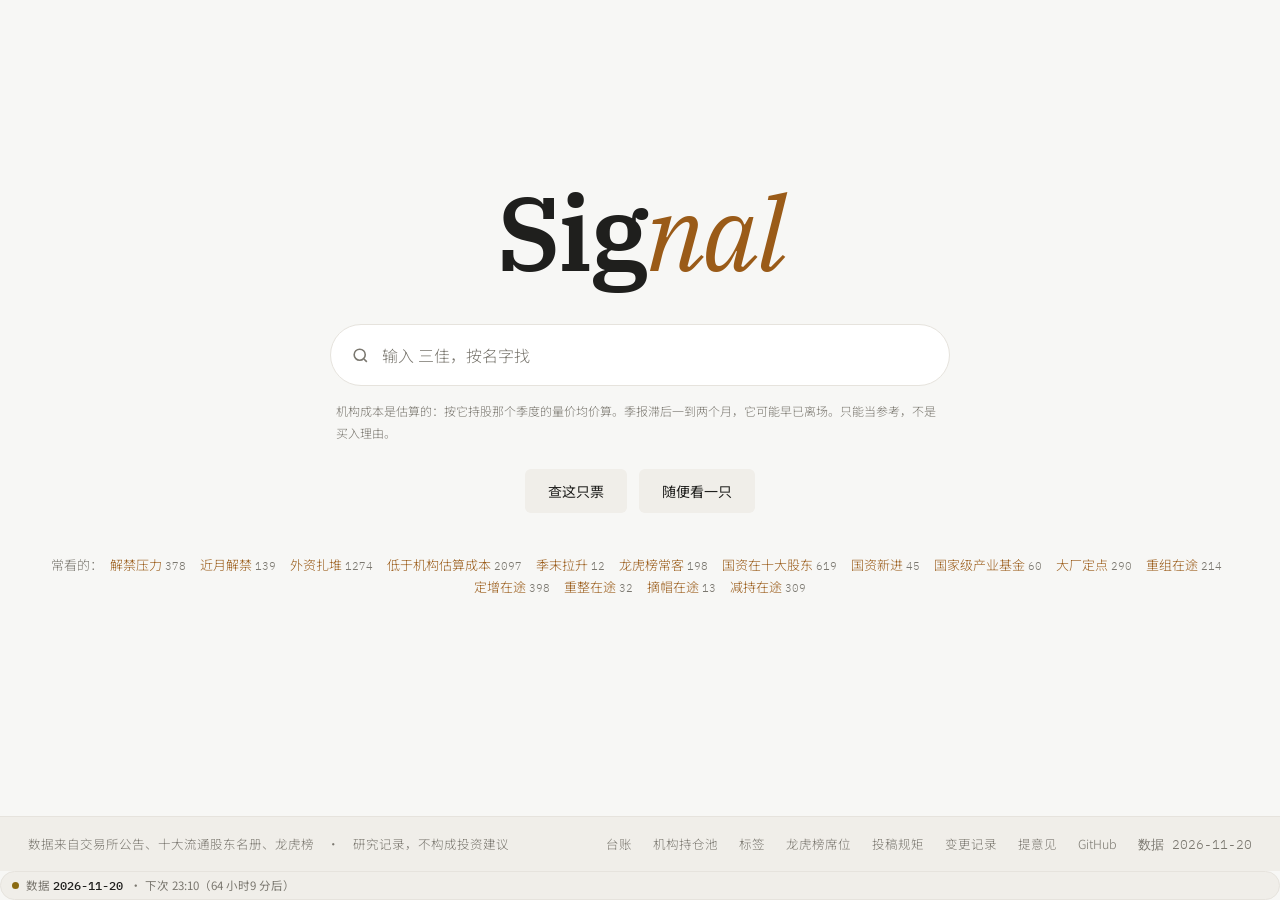
<file: index.html>
<!doctype html>
<html lang="zh-CN">
<head>
<meta charset="utf-8">
<meta name="viewport" content="width=device-width, initial-scale=1, viewport-fit=cover">
<meta name="color-scheme" content="light dark">
<title>Signal</title>
<link rel="stylesheet" href="https://fonts.googleapis.com/css2?family=IBM+Plex+Serif:ital,wght@0,400;0,600;1,400&family=Noto+Sans+SC:wght@300;400;500&family=IBM+Plex+Mono:wght@400;500&display=swap">
<style>  /* 筛选行：所有名单共用 */
  .filters{display:flex; flex-wrap:wrap; gap:6px; margin:4px 0 12px; align-items:center;}
  .filters button{font-size:12.5px; padding:6px 12px; border:1px solid var(--line); border-radius:2px;
    background:var(--panel); color:var(--ink-2); cursor:pointer; white-space:nowrap;}
  .filters button.on{background:var(--accent); border-color:var(--accent); color:#fff;}
  .flab{font-size:12px; color:var(--ink-3); margin-right:4px; min-width:4.6em;}

  /* 顶栏：所有页面共用一份 */
  .topbar{display:flex; align-items:center; gap:12px;
    padding:10px clamp(14px,3vw,26px); border-bottom:1px solid var(--line); background:var(--panel);
    position:sticky; top:env(safe-area-inset-top, 0px); z-index:9;}
  .topbar .brand{font-family:"IBM Plex Serif",Georgia,serif; font-size:19px; font-weight:600;
    color:var(--ink); text-decoration:none; letter-spacing:-.01em; flex:none;}
  .topbar .mini{position:relative; flex:1 1 140px; min-width:100px;}
  .topbar .mini input{width:100%; border:1px solid var(--line); background:var(--ground); color:var(--ink);
    border-radius:999px; padding:8px 16px; font-size:14px; outline:none; font-family:"Noto Sans SC",sans-serif;}
  .topbar .mini input:focus{border-color:var(--accent);}
  .topbar .tnav{display:flex; gap:14px; flex:none;}
  .topbar .tnav a{font-size:13px; color:var(--ink-2); text-decoration:none; white-space:nowrap;}
  .topbar .tnav a:hover{color:var(--accent);}
  *,*::before,*::after{box-sizing:border-box;}

  :root{
    color-scheme: light;
    --ground:#f7f7f5; --panel:#ffffff; --line:#e6e3dd; --line-soft:#f0eee9;
    --ink:#1f1f1d; --ink-2:#4a4843; --ink-3:#7a776f;
    --accent:#9a5b18; --accent-soft:#f5e9da;
    --rise:#c9352b; --fall:#1e8e5a;            /* A股习惯：红涨绿跌 */
    --red:#c9352b; --red-soft:#fae9e6;
    --amber:#8a6a12; --amber-soft:#f6ecd2;
    --green:#1e8e5a; --green-soft:#e2f1ea;
    --blue:#2a4e77; --blue-soft:#e2eaf3;
  }
  @media (prefers-color-scheme: dark){
    :root:not([data-theme="light"]){
      color-scheme: dark;
      --ground:#17161a; --panel:#201f24; --line:#35333a; --line-soft:#2a2930;
      --ink:#efece6; --ink-2:#c0bcb3; --ink-3:#8b867c;
      --accent:#e2a662; --accent-soft:#3a2d1c;
      --rise:#f1675b; --fall:#4fbe8b;
      --red:#f1675b; --red-soft:#3b2220;
      --amber:#d9b45a; --amber-soft:#362f18;
      --green:#4fbe8b; --green-soft:#1d3029;
      --blue:#8db4de; --blue-soft:#1d2a3a;
    }
  }
  :root[data-theme="dark"]{
    color-scheme: dark;
    --ground:#17161a; --panel:#201f24; --line:#35333a; --line-soft:#2a2930;
    --ink:#efece6; --ink-2:#c0bcb3; --ink-3:#8b867c;
    --accent:#e2a662; --accent-soft:#3a2d1c;
    --rise:#f1675b; --fall:#4fbe8b;
    --red:#f1675b; --red-soft:#3b2220;
    --amber:#d9b45a; --amber-soft:#362f18;
    --green:#4fbe8b; --green-soft:#1d3029;
    --blue:#8db4de; --blue-soft:#1d2a3a;
  }
  body{
    margin:0; background:var(--ground); color:var(--ink);
    font-family:"Noto Sans SC", -apple-system, BlinkMacSystemFont, "PingFang SC", sans-serif;
    font-size:15px; line-height:1.7;
  }
  .wrap{max-width:900px; margin:0 auto; padding-inline:16px; padding-block:28px 56px;}
  header.top{border-bottom:2px solid var(--ink); padding-bottom:14px; margin-bottom:26px;}
  .kicker{font-family:"IBM Plex Mono", ui-monospace, monospace; font-size:11px; letter-spacing:.16em;
          text-transform:uppercase; color:var(--accent); margin:0 0 6px;}
  h1{font-family:"IBM Plex Serif", Georgia, serif; font-weight:600; font-size:clamp(24px,3.4vw,32px); line-height:1.25; margin:0 0 8px; text-wrap:balance; letter-spacing:.01em;}
  .sub{color:var(--ink-3); font-size:13px; margin:0;}
  .stats{display:flex; flex-wrap:wrap; gap:8px 20px; margin-top:14px;
         font-family:"IBM Plex Mono", monospace; font-size:12.5px; color:var(--ink-2); font-variant-numeric:tabular-nums;}
  .stats b{color:var(--ink); font-weight:600;}
  section{margin-bottom:34px;}
  h2{font-family:"IBM Plex Serif", Georgia, serif; font-weight:600; font-size:17px; margin:0 0 4px; letter-spacing:.02em;}
  .note{color:var(--ink-3); font-size:12.5px; margin:0 0 14px;}
  .rows{display:flex; flex-direction:column; gap:1px; background:var(--line-soft);
        border:1px solid var(--line); border-radius:3px; overflow:hidden;}
  .row{display:grid; grid-template-columns:96px 1fr auto; gap:6px 14px; align-items:baseline;
       background:var(--panel); padding:12px 14px;}
  .when{font-family:"IBM Plex Mono", monospace; font-size:12px; color:var(--ink-3);
        font-variant-numeric:tabular-nums; white-space:nowrap;}
  .what{min-width:0;}
  .what strong{font-weight:700;}
  .what p{margin:3px 0 0; font-size:13px; color:var(--ink-2);}
  .pill{font-size:11.5px; font-weight:500; padding:2px 9px; border-radius:2px; white-space:nowrap;}
  .p-red{background:var(--red-soft); color:var(--red);}
  .p-amber{background:var(--amber-soft); color:var(--amber);}
  .p-green{background:var(--green-soft); color:var(--green);}
  .p-blue{background:var(--blue-soft); color:var(--blue);}
  .p-mute{background:var(--line-soft); color:var(--ink-3);}
  @media (max-width:560px){
    .row{grid-template-columns:1fr auto; }
    .when{grid-column:1 / -1; order:-1;}
  }
  .move{display:grid; grid-template-columns:1fr 78px 1fr; gap:6px 14px; align-items:baseline;
        background:var(--panel); padding:11px 14px;}
  .move .pct{font-family:"IBM Plex Mono", monospace; font-weight:600; font-size:13.5px;
              color:var(--red); text-align:right; font-variant-numeric:tabular-nums;}
  .move p{margin:0; font-size:12.5px; color:var(--ink-2);}
  @media (max-width:560px){ .move{grid-template-columns:1fr auto;} .move p{grid-column:1 / -1;} }
  .finding{background:var(--panel); border:1px solid var(--line); border-left:3px solid var(--accent);
           border-radius:2px; padding:13px 15px; margin-bottom:10px;}
  .finding h3{font-size:14.5px; margin:0 0 5px;}
  .finding p{margin:0; font-size:13.5px; color:var(--ink-2);}
  .finding .tag{font-family:"IBM Plex Mono", monospace; font-size:11px; color:var(--ink-3); letter-spacing:.06em;}
  .rules{border-top:1px solid var(--line); padding-top:16px;}
  .rules ol{margin:0; padding-left:20px;}
  .rules li{margin-bottom:9px; font-size:13.5px; color:var(--ink-2);}
  .rules li b{color:var(--ink);}
  footer{margin-top:40px; border-top:1px solid var(--line); padding-top:14px;
         font-size:12px; color:var(--ink-3);}
  .legend{display:flex; flex-wrap:wrap; gap:10px; margin-top:10px; font-size:12px; color:var(--ink-3);}

  .cards{display:flex; flex-direction:column; gap:12px;}
  .card{background:var(--panel); border:1px solid var(--line); border-radius:3px; padding:14px 16px;}
  .card-top{display:flex; align-items:center; justify-content:space-between; gap:10px;
            border-bottom:1px solid var(--line-soft); padding-bottom:9px; margin-bottom:10px;}
  .card-top h3{font-size:15.5px; margin:0;}
  .code{font-family:"IBM Plex Mono", monospace; font-size:12px; color:var(--ink-3); font-weight:400; margin-left:4px;}
  .card dl{display:grid; grid-template-columns:76px 1fr; gap:7px 14px; margin:0;}
  .card dt{font-size:12px; color:var(--ink-3); letter-spacing:.04em; white-space:nowrap;}
  .card dd{margin:0; font-size:13.5px; color:var(--ink-2);}
  @media (max-width:560px){
    .card dl{grid-template-columns:1fr; gap:2px 0;}
    .card dt{margin-top:7px;}
  }
  .warn{margin:12px 0 0; padding:11px 14px; font-size:12.5px; line-height:1.65;
        background:var(--red-soft); color:var(--red); border-radius:2px;}
  .warn b{font-weight:700;}

  .tl{margin-top:12px; border-top:1px solid var(--line-soft); padding-top:9px;}
  .tl summary{cursor:pointer; font-size:12.5px; color:var(--accent); list-style:none;}
  .tl summary::-webkit-details-marker{display:none;}
  .tl summary::before{content:"▸ "; }
  .tl[open] summary::before{content:"▾ "; }
  .tl-list{list-style:none; margin:10px 0 2px; padding:0; display:flex; flex-direction:column; gap:5px;}
  .tl-list li{display:grid; grid-template-columns:82px 62px 1fr; gap:10px; align-items:baseline;
              font-size:12.5px; color:var(--ink-2); padding-left:10px; border-left:2px solid var(--line);}
  .tl-date{font-family:"IBM Plex Mono", monospace; color:var(--ink-3); font-variant-numeric:tabular-nums;}
  .tl-kind{font-size:11px; color:var(--ink-3);}
  .tl-f{border-left-color:var(--blue) !important;}
  .tl-now{border-left-color:var(--accent) !important; color:var(--accent) !important; font-weight:500;}
  .tl-now .tl-date{color:var(--accent);}
  @media (max-width:560px){
    .tl-list li{grid-template-columns:76px 1fr;}
    .tl-kind{grid-column:2; }
    .tl-t{grid-column:1 / -1; padding-left:0;}
  }

  .score{display:grid; grid-template-columns:repeat(auto-fit, minmax(96px,1fr)); gap:1px;
         background:var(--line-soft); border:1px solid var(--line); border-radius:3px; overflow:hidden;}
  .sc{background:var(--panel); padding:14px 12px; text-align:center;}
  .sc b{display:block; font-family:"IBM Plex Mono", monospace; font-size:22px; color:var(--ink);
        font-variant-numeric:tabular-nums; line-height:1.2;}
  .sc span{font-size:11.5px; color:var(--ink-3);}

  a{color:var(--accent);}
  .nav{text-transform:none; letter-spacing:0; font-family:"Noto Sans SC", sans-serif; font-size:12px;}

  .wrap{max-width:min(920px, 100%);}

  .topbar .mini{position:relative;}
  .msug{position:absolute; left:0; right:0; top:calc(100% + 6px); z-index:20;
    display:flex; flex-direction:column; background:var(--panel);
    border-radius:8px; overflow:hidden; box-shadow:0 6px 20px rgba(0,0,0,.18);}
  .msug:empty{display:none;}
  .msug button{text-align:left; padding:10px 16px; border:none; border-bottom:1px solid var(--line-soft);
    background:transparent; color:var(--ink); font-size:14px; cursor:pointer; font-family:"Noto Sans SC",sans-serif;}
  .msug button:hover{background:var(--line-soft);}
  .msug button i{font-style:normal; color:var(--ink-3); font-size:12px; font-family:"IBM Plex Mono",monospace; margin-left:6px;}

  .stat{display:flex; align-items:center; gap:7px; padding:5px 11px; flex:none;
    background:var(--line-soft); border:1px solid var(--line); border-radius:999px;
    font-size:11.5px; color:var(--ink-3); line-height:1.5; white-space:nowrap;}
  .stat b{color:var(--ink); font-weight:500; font-family:"IBM Plex Mono",monospace;}
  .stat .dot{width:7px; height:7px; border-radius:50%; background:var(--green); flex:none;}
  @media (max-width:640px){
    .stat{order:4; flex-basis:100%; justify-content:center; border-radius:6px;}
  }
  @media (max-width:900px){ .stat .nx{display:none;} }
  .topbar .mini input{min-width:80px;}
  .topbar .mini{flex:1 1 140px; min-width:100px;}

  @media (max-width:1300px){
    .topbar{flex-wrap:wrap; row-gap:8px;}
    .topbar .brand{order:1;}
    .topbar .tnav{order:2; margin-left:auto;}
    .topbar .stat, .stat{order:3;}
    .topbar .mini{order:4; flex-basis:100%;}
  }
  @media (min-width:1301px){ .topbar{flex-wrap:nowrap;} }

  /* A股习惯：红涨绿跌。正数＝涨＝红，负数＝跌＝绿 */
  .up{color:var(--rise) !important;}
  .down{color:var(--fall) !important;}
  /* 表头：小一号、加字间距 */
  table.t th{letter-spacing:.04em; text-transform:none;}
  /* 区块之间用留白分层，不用四边框 */
  .card, .det{box-shadow:0 1px 2px rgba(0,0,0,.05);}
  :root:not([data-theme="light"]) .card, :root[data-theme="dark"] .card{box-shadow:none;}
  /* 名单页切换：下划线式，不用填充按钮 */
  .modes{gap:0; border-bottom:1px solid var(--line); margin-bottom:18px;}
  .modes button{border:none; border-radius:0; background:transparent;
    color:var(--ink-3); padding:10px 18px; font-size:14.5px;
    border-bottom:2px solid transparent; margin-bottom:-1px;}
  .modes button.on{color:var(--ink) !important; font-weight:500 !important;
    border-bottom-color:var(--accent) !important;}
  .modes button:hover{color:var(--ink-2) !important;}

  /* 手机：筛选按钮横向滑动，表格让出空间 */
  @media (max-width:640px){
    .filters{flex-wrap:nowrap; overflow-x:auto; -webkit-overflow-scrolling:touch;
      padding-bottom:4px; scrollbar-width:none;}
    .filters::-webkit-scrollbar{display:none;}
    .filters button{flex:none;}
    .flab{position:sticky; left:0; background:var(--ground); padding-right:6px; z-index:1;}
    table.t th:nth-child(4), table.t td:nth-child(4){display:none;}
    table.t th, table.t td{padding:7px 6px; font-size:12.5px;}
  }
  .more{font-size:13px; padding:8px 18px; border:1px solid var(--line); border-radius:999px;
    background:var(--panel); color:var(--ink-2); cursor:pointer;}
  .more:hover{border-color:var(--accent); color:var(--accent);}

  html, body{height:100%;}
  body{display:flex; flex-direction:column;}
  .bar{display:flex; justify-content:flex-end; align-items:center; gap:clamp(14px,2.4vw,26px);
       padding:16px clamp(16px,3vw,28px); font-size:13.5px;}
  .bar a{color:var(--ink-2); text-decoration:none;}
  .bar a:hover{color:var(--accent); text-decoration:underline;}
  .bar a.btn{background:var(--accent); color:#fff; padding:9px 20px; border-radius:999px; font-weight:500;}
  .bar a.btn:hover{opacity:.88; text-decoration:none; color:#fff;}
  main{flex:1; display:flex; flex-direction:column; align-items:center; justify-content:center;
       text-align:center; padding:clamp(40px,8vh,90px) 20px clamp(40px,10vh,110px); width:100%;}
  .mark{font-family:"IBM Plex Serif", Georgia, serif; font-weight:600;
        font-size:clamp(52px, 10vw, 104px); letter-spacing:-.025em; line-height:1;
        margin:0 0 6px; color:var(--ink);}
  .mark em{font-style:italic; font-weight:400; color:var(--accent);}
  .mark{margin-bottom:clamp(26px,4.5vh,44px);}
  .caveat{margin:14px auto 0; max-width:min(620px,100%); font-size:12px; line-height:1.8;
        color:var(--ink-3); font-weight:300; text-align:left; padding:0 6px;}
  .ask{display:flex; align-items:center; gap:12px; width:min(620px,100%);
        border:1px solid var(--line); background:var(--panel); border-radius:999px;
        padding:4px 6px 4px 20px; transition:box-shadow .15s, border-color .15s;}
  .ask:hover, .ask:focus-within{box-shadow:0 2px 14px rgba(0,0,0,.10); border-color:var(--line);}
  .ask svg{flex:none; width:19px; height:19px; stroke:var(--ink-3); fill:none; stroke-width:2;}
  .ask input{flex:1; min-width:0; border:none; outline:none; background:transparent; color:var(--ink);
        font-size:16px; padding:14px 0; font-family:"Noto Sans SC", sans-serif;}
  .ask input::placeholder{color:var(--ink-3); font-weight:300;}
  .acts{display:flex; flex-wrap:wrap; justify-content:center; gap:12px; margin-top:26px;}
  .acts button{font-family:"Noto Sans SC", sans-serif; font-size:14px; padding:11px 22px;
        border:1px solid transparent; border-radius:6px; cursor:pointer;
        background:var(--line-soft); color:var(--ink); transition:all .15s;}
  .acts button:hover{border-color:var(--line); box-shadow:0 1px 3px rgba(0,0,0,.08);}
  .tips{margin:clamp(26px,4.5vh,44px) 0 0; font-size:13px; color:var(--ink-3); font-weight:300;}
  .tips a{color:var(--accent); text-decoration:none; margin:0 7px; white-space:nowrap;}
  .tips a i{font-style:normal; font-size:11px; color:var(--ink-3); font-family:"IBM Plex Mono",monospace;}
  .muted{color:var(--ink-3);}
  .tips a:hover{text-decoration:underline;}
  .res{margin-top:20px; width:min(620px,100%); display:flex; flex-direction:column; gap:7px; text-align:left;}
  .res a{display:block; padding:13px 18px; background:var(--panel); border:1px solid var(--line);
        border-radius:10px; text-decoration:none; color:var(--ink); font-size:14.5px;}
  .res a:hover{border-color:var(--accent);}
  .res a span{color:var(--ink-3); font-size:12px; margin-left:10px; font-family:"IBM Plex Mono", monospace;}
  .pagefoot{background:var(--line-soft); border-top:1px solid var(--line);
        padding:16px clamp(16px,3vw,28px); font-size:12.5px; color:var(--ink-3); font-weight:300;
        display:flex; flex-wrap:wrap; gap:8px 20px; justify-content:space-between; align-items:center;}
  .pagefoot a{color:var(--ink-3); text-decoration:none; margin-right:18px;}
  .pagefoot a:hover{color:var(--accent); text-decoration:underline;}
  @media (max-width:520px){
    .bar{justify-content:center; gap:16px; font-size:13px;}
    .bar a.btn{padding:8px 16px;}
    .pagefoot{justify-content:center; text-align:center;}
  }
</style>
</head>
<body>
<main>
  <h1 class="mark">Sig<em>nal</em></h1>
  <div class="ask">
    <svg viewBox="0 0 24 24" aria-hidden="true"><circle cx="11" cy="11" r="7"/><path d="M20 20l-3.6-3.6"/></svg>
    <input id="q" placeholder="输入 600520，看这只票在等哪个公告" autocomplete="off" aria-label="搜索">
  </div>
  <p class="caveat">机构成本是估算的：按它持股那个季度的量价均价算。季报滞后一到两个月，它可能早已离场。只能当参考，不是买入理由。</p>
  <div class="acts">
    <button id="go">查这只票</button>
    <button id="rnd">随便看一只</button>
  </div>
  <p class="tips" id="tips">常看的：<span class="muted">读取中…</span></p>
  <div class="res" id="res"></div>
</main>
<div class="pagefoot">
  <span>数据来自交易所公告、十大流通股东名册、龙虎榜　·　研究记录，不构成投资建议</span>
  <span>
    <a href="ledger.html">台账</a>
    <a href="list.html#pool">机构持仓池</a>
    <a href="list.html#tag">标签</a>
    <a href="list.html#seats">龙虎榜席位</a>
    
    <a href="https://github.com/wwfemg/signal/blob/main/docs/CONTRIBUTING.md">投稿规矩</a>
    <a href="https://github.com/wwfemg/signal/blob/main/docs/CHANGELOG.md">变更记录</a>
    <a href="https://github.com/wwfemg/signal/issues/new?template=feedback.yml">提意见</a>
    <a href="https://github.com/wwfemg/signal">GitHub</a>
    <span style="font-family:'IBM Plex Mono',monospace" id="upd">—</span>
  </span>
</div>
<script>
const esc = s => String(s ?? '').replace(/[<>&]/g, c => ({'<':'&lt;','>':'&gt;','&':'&amp;'}[c]));
const KEY = {'解禁':'解禁压力','外资':'外资扎堆','扎堆':'外资扎堆','成本':'低于机构估算成本','倒挂':'低于机构估算成本','低于':'低于机构估算成本',
  '龙虎榜':'龙虎榜常客','游资':'龙虎榜常客','拉升':'季末拉升'};
let NAMES = {}, CODES = [];
Promise.all(['data/names.json','data/tags.json'].map(u =>
  fetch(u, {cache:'no-store'}).then(r => r.ok ? r.json() : null).catch(() => null)))
  .then(([nm, tg]) => {
    if (nm) Object.assign(NAMES, nm);
    if (tg) { for (const [c, v] of Object.entries(tg.stocks)) { if (v.name) NAMES[c] = v.name; CODES.push(c); } }
  });
function ask(){
  const v = document.getElementById('q').value.trim();
  if (!v) return;
  if (/^[0-9]{6}$/.test(v)) { location.href = 'stock.html#' + v; return; }
  for (const k in KEY) if (v.includes(k)) { location.href = 'list.html#tag=' + encodeURIComponent(KEY[k]); return; }
  const hit = Object.entries(NAMES).filter(([c,n]) => n.includes(v)).slice(0,8);
  document.getElementById('res').innerHTML = hit.length
    ? hit.map(([c,n]) => `<a href="stock.html#${c}">${esc(n)}<span>${c}</span></a>`).join('')
    : `<a href="stock.html">没找到「${esc(v)}」，可以直接输 6 位代码<span>去查询页</span></a>`;
}
fetch('data/tags.json', {cache:'no-store'}).then(r => r.ok ? r.json() : null).then(d => {
  if (!d) return;
  const u = document.getElementById('upd'); if (u) u.textContent = '数据 ' + d.updated;
  const cnt = {};
  for (const v of Object.values(d.stocks)) for (const x of v.tags) cnt[x] = (cnt[x] || 0) + 1;
  const links = Object.keys(d.rules).filter(k => cnt[k])
    .map(k => `<a href="list.html#${encodeURIComponent(k)}">${esc(k)} <i>${cnt[k]}</i></a>`).join('');
  if (links) document.getElementById('tips').innerHTML = '常看的：' + links;
}).catch(() => {});
document.getElementById('go').onclick = ask;
document.getElementById('rnd').onclick = () => {
  if (!CODES.length) { location.href = 'list.html'; return; }
  location.href = 'stock.html#' + CODES[Math.floor(Math.random() * CODES.length)];
};
document.getElementById('q').onkeydown = e => { if (e.key === 'Enter') ask(); };
const HINTS = ['输入 600520，看这只票在等哪个公告',
  '输入 三佳，按名字找',
  '输入 解禁，看未来一年解禁压力大的票',
  '输入 龙虎榜，看近 30 天频繁上榜的票',
  '输入 外资扎堆，看同一季度多家通道账户同时出现的票',
  '输入 成本，看现价低于机构估算成本的票'];
(() => {
  const el = document.getElementById('q');
  let i = 0, stop = false;
  el.addEventListener('focus', () => { stop = true; el.placeholder = '股票代码、名字，或者一个逻辑'; });
  setInterval(() => { if (!stop) el.placeholder = HINTS[++i % HINTS.length]; }, 3800);
})();
</script>

<script>
// 右上角状态条：数据是哪天的、下次什么时候更新
(() => {
  const el = document.createElement('div');
  el.className = 'stat';
  el.innerHTML = '<span class="dot"></span><span>数据 <b id="stD">—</b></span><span class="nx" id="stN"></span>';
  const bar = document.querySelector('.topbar');
  if (bar) bar.appendChild(el); else document.body.insertBefore(el, document.body.firstChild);
  const bj = () => new Date(Date.now() + new Date().getTimezoneOffset()*60000 + 8*3600000);
  const nx = () => { const n = bj(), t = new Date(n); t.setHours(23,10,0,0);
    if (n > t) t.setDate(t.getDate()+1);
    while (t.getDay()===0 || t.getDay()===6) t.setDate(t.getDate()+1);
    return {t, ms: t - n}; };
  const tick = () => { const o = nx(); const h = Math.floor(o.ms/3600000), m = Math.floor(o.ms%3600000/60000);
    document.getElementById('stN').textContent =
      `· 下次 ${String(o.t.getHours()).padStart(2,'0')}:${String(o.t.getMinutes()).padStart(2,'0')}（${h>0?h+' 小时':''}${m} 分后）`; };
  tick(); setInterval(tick, 60000);
  fetch('data/status.json', {cache:'no-store'}).then(r => r.ok ? r.json() : null).then(d => {
    if (!d) return;
    document.getElementById('stD').textContent = d.updated;
    if (d.updated !== bj().toISOString().slice(0,10))
      document.querySelector('.stat .dot').style.background = 'var(--amber)';
  }).catch(() => {});
})();
</script>
</body>
</html>
</file>
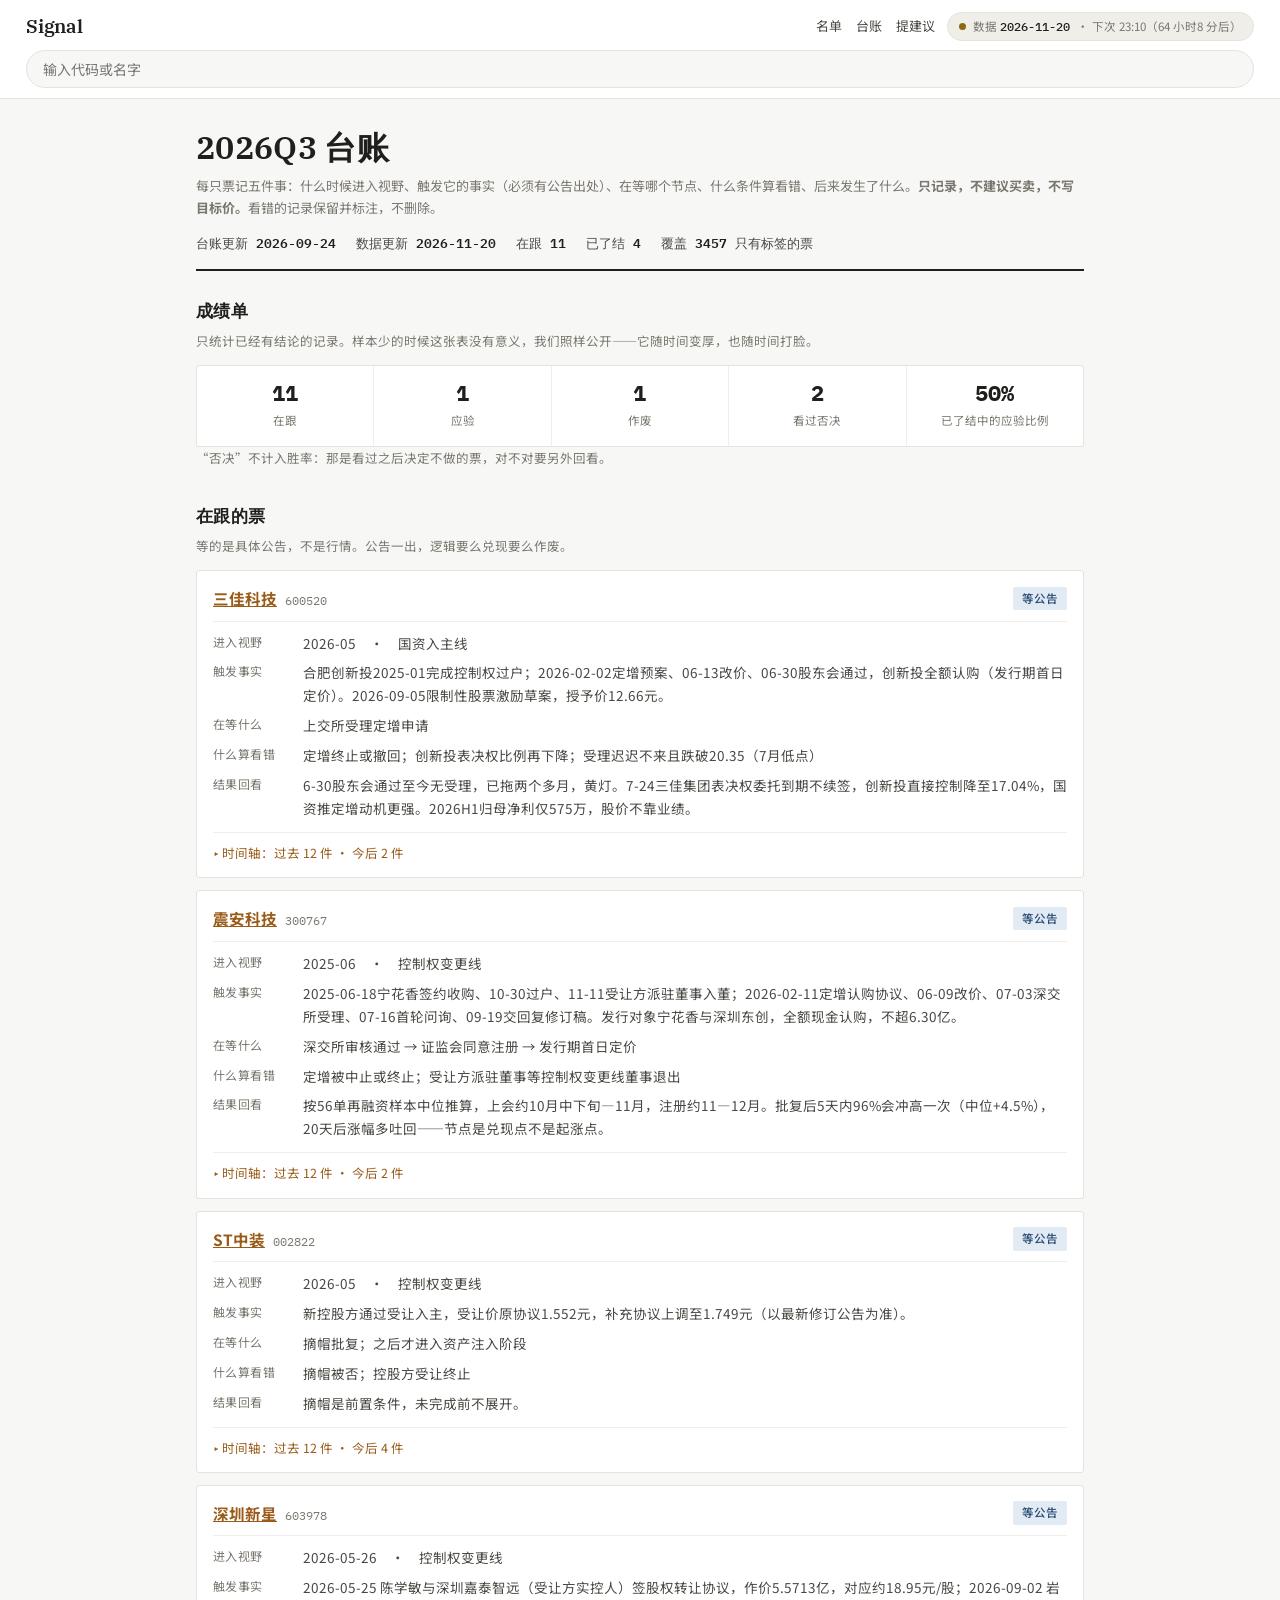
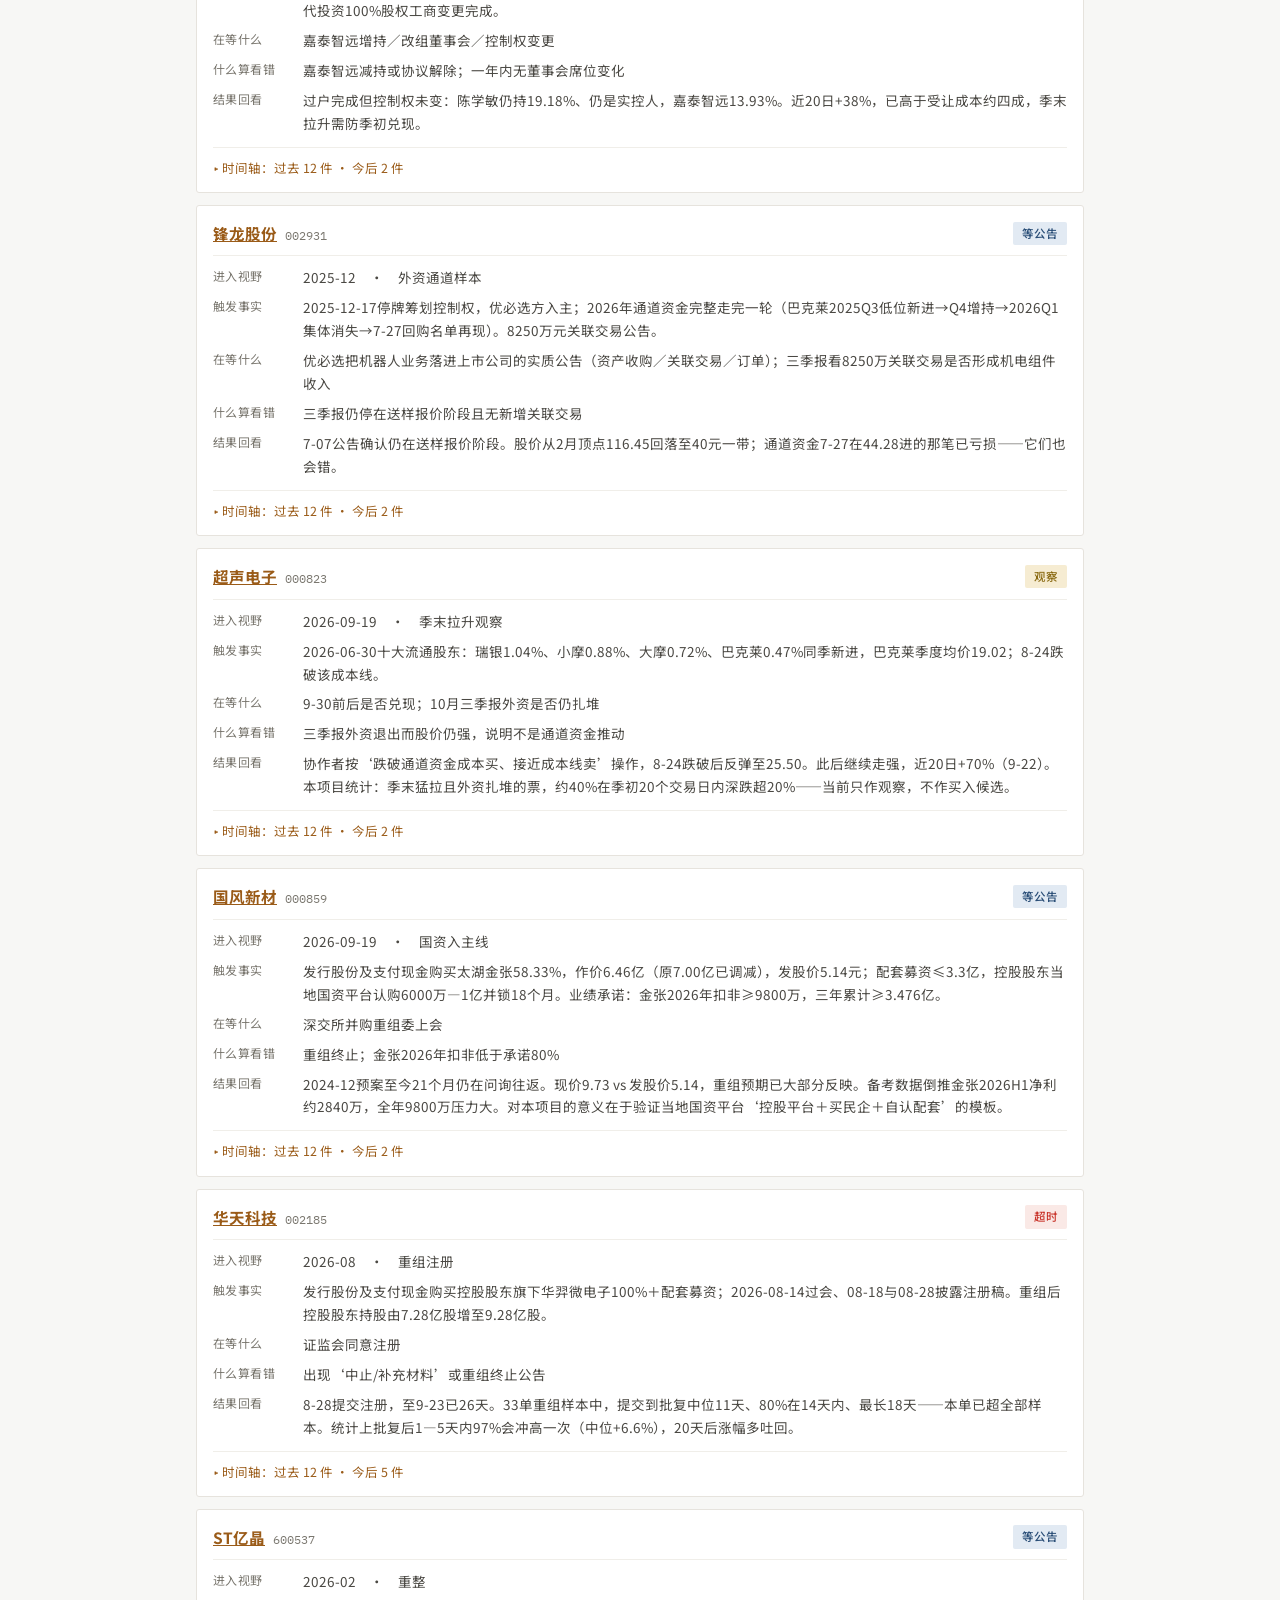
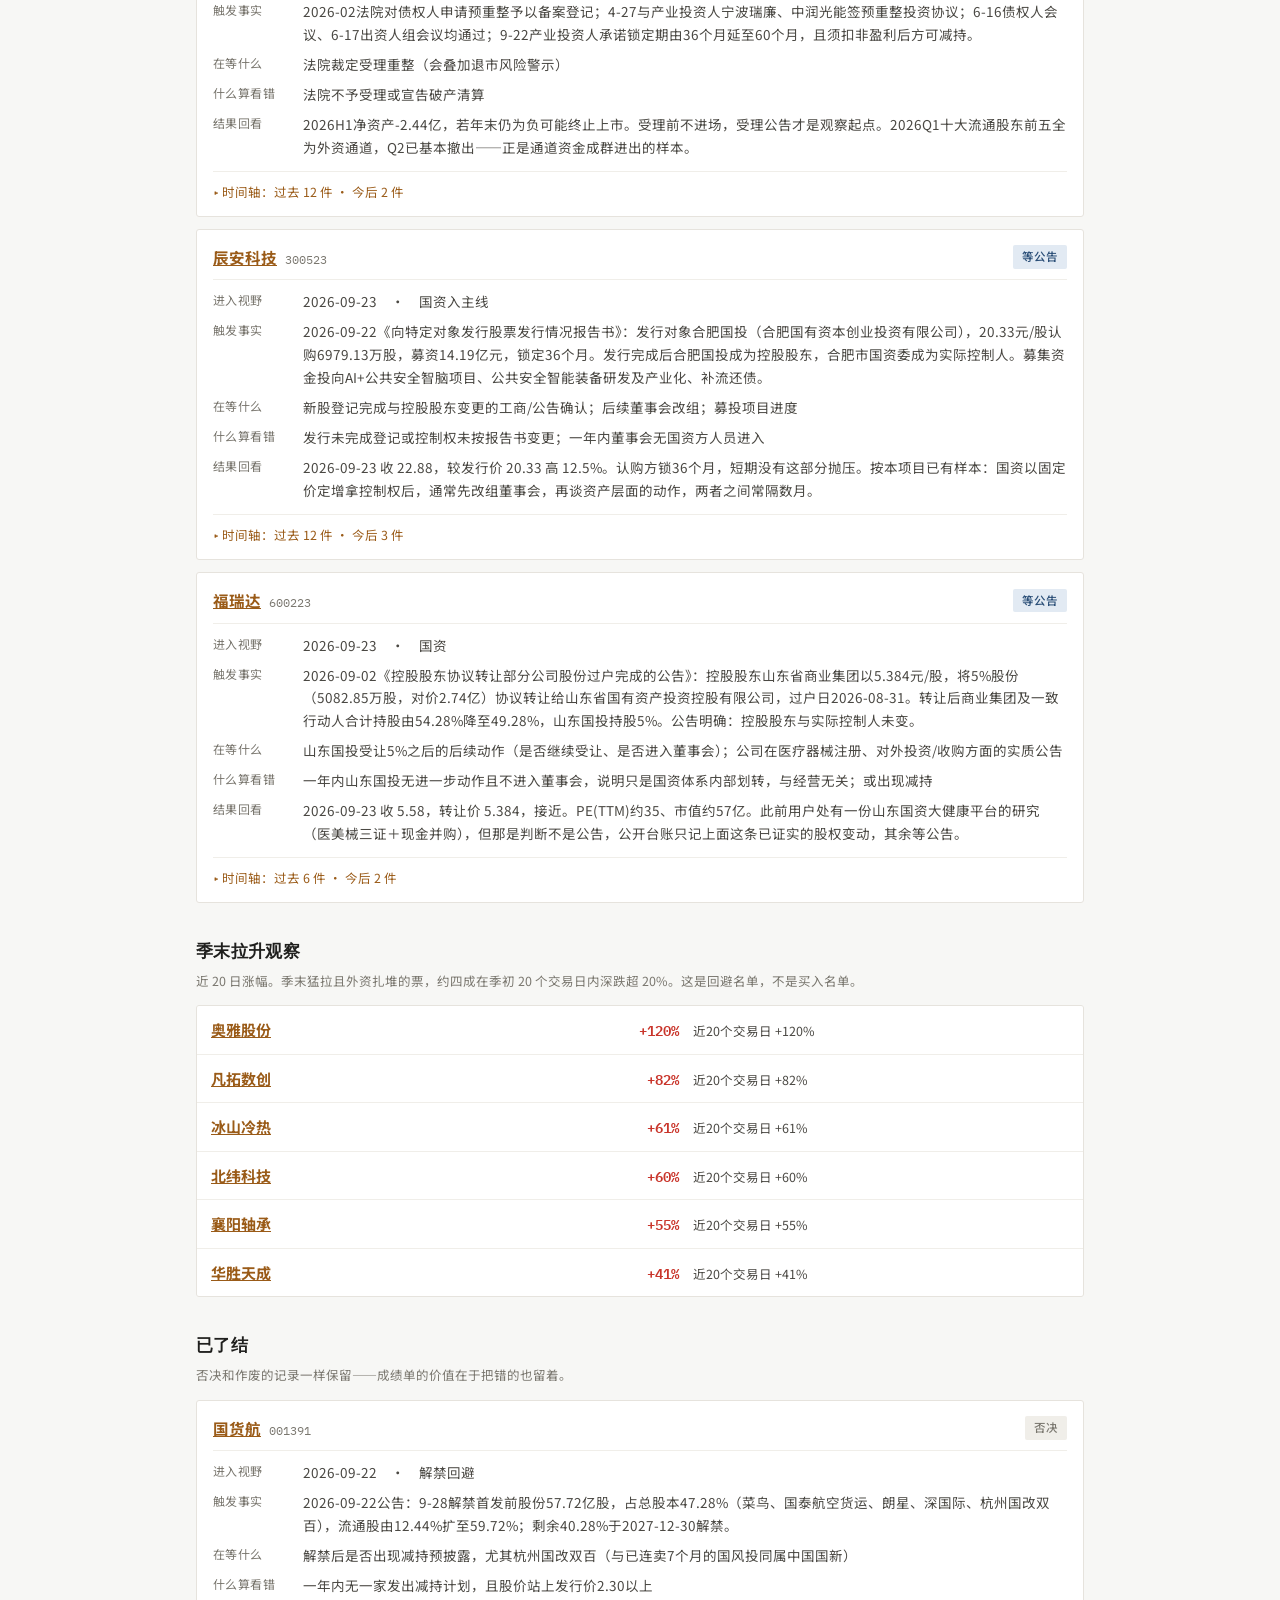
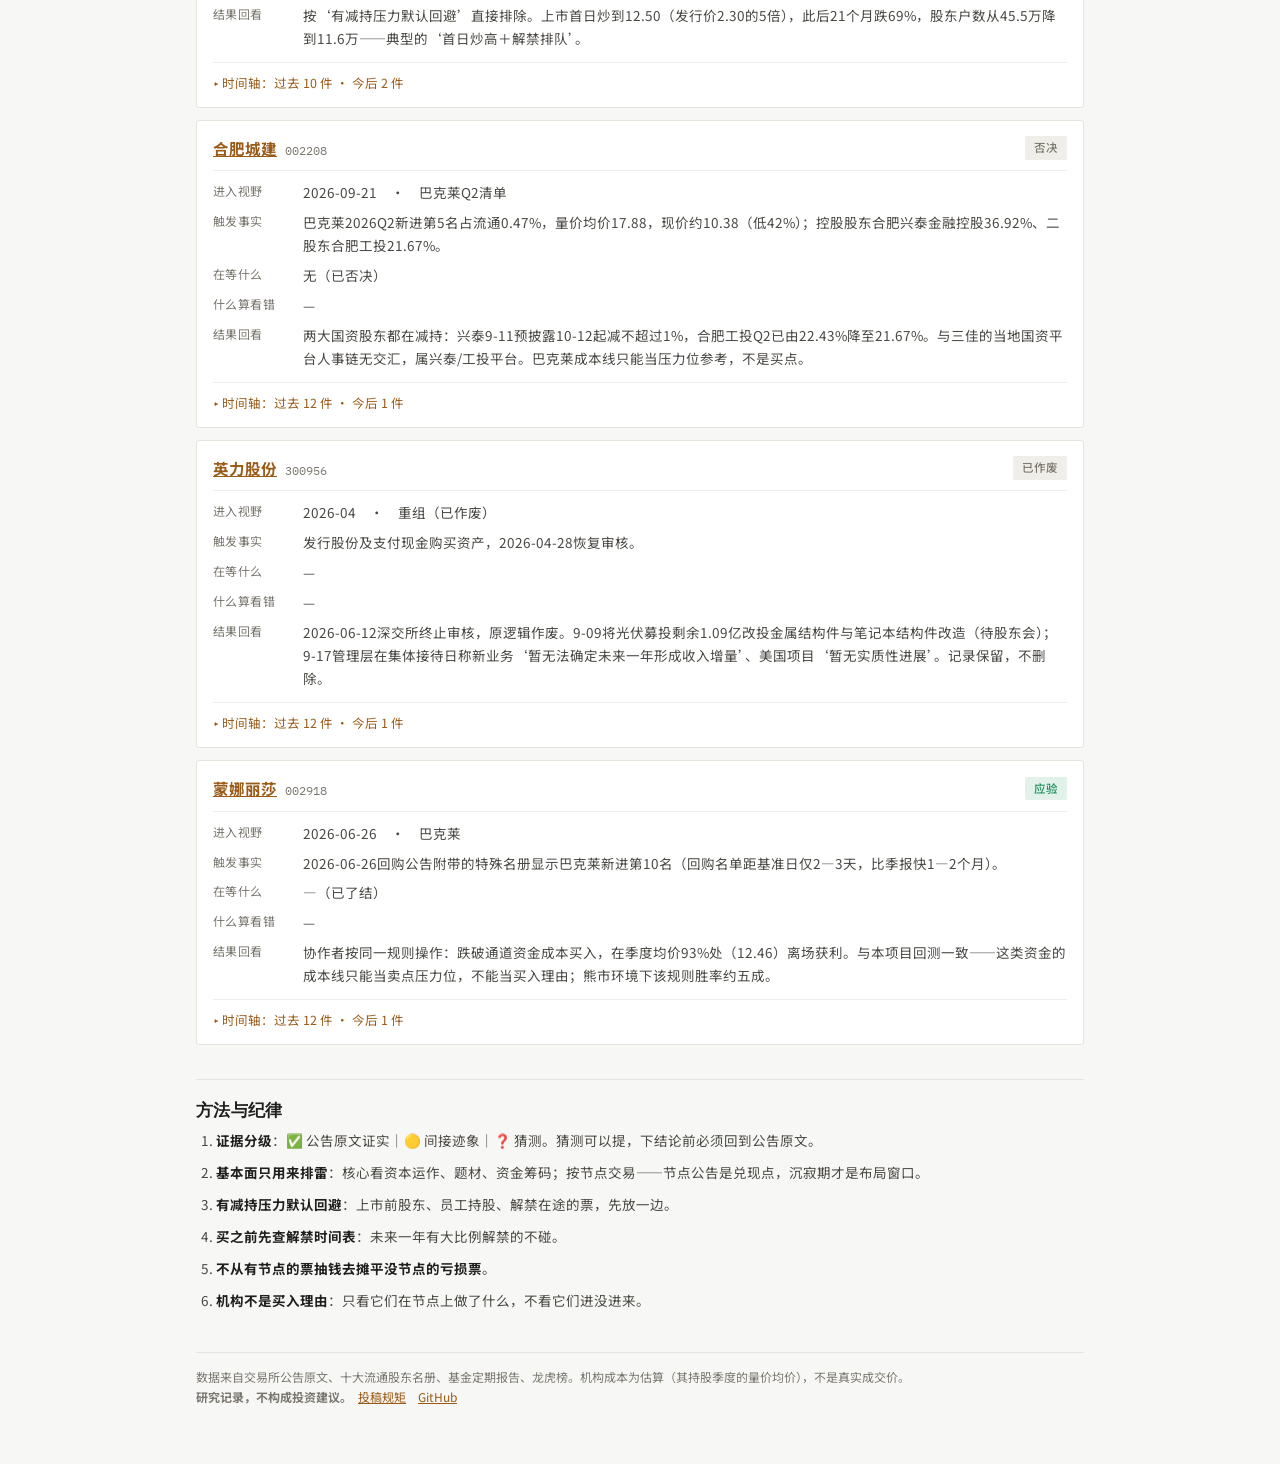
<file: ledger.html>
<!doctype html>
<html lang="zh-CN">
<head>
<meta charset="utf-8">
<meta name="viewport" content="width=device-width, initial-scale=1, viewport-fit=cover">
<meta name="color-scheme" content="light dark">
<title>Signal 台账</title>
<link rel="stylesheet" href="https://fonts.googleapis.com/css2?family=IBM+Plex+Serif:ital,wght@0,400;0,600;1,400&family=Noto+Sans+SC:wght@300;400;500;700&family=IBM+Plex+Mono:wght@400;600&display=swap">
<link rel="stylesheet" href="assets/style.css?v=20260925c">
<style>
  .loading{display:flex; align-items:center; gap:10px; padding:18px 2px; color:var(--ink-3); font-size:13px;}
  .loading .sp{width:14px; height:14px; border:2px solid var(--line); border-top-color:var(--accent);
    border-radius:50%; animation:spin .8s linear infinite;}
  @keyframes spin{to{transform:rotate(360deg)}}
  @media (prefers-reduced-motion: reduce){ .loading .sp{animation:none;} }
</style>
</head>
<body>
<div class="topbar">
  <a class="brand" href="index.html">Signal</a>
  <div class="mini"><input id="mq" placeholder="输入代码或名字" aria-label="跳转到某只票"></div>
  <nav class="tnav"><a href="list.html#tag">名单</a><a href="ledger.html">台账</a><a href="https://github.com/wwfemg/signal/issues/new?template=feedback.yml" target="_blank">提建议</a></nav>
</div>
<div class="wrap">
  <header class="top">
    <h1 id="ttl">台账</h1>
    <p class="sub">每只票记五件事：什么时候进入视野、触发它的事实（必须有公告出处）、在等哪个节点、什么条件算看错、后来发生了什么。<b>只记录，不建议买卖，不写目标价。</b>看错的记录保留并标注，不删除。</p>
    <div class="stats" id="stats"></div>
  </header>
  <div id="out"><div class="loading"><span class="sp"></span>正在读取台账…</div></div>

  <section class="rules">
    <h2>方法与纪律</h2>
    <ol>
      <li><b>证据分级</b>：✅ 公告原文证实｜🟡 间接迹象｜❓ 猜测。猜测可以提，下结论前必须回到公告原文。</li>
      <li><b>基本面只用来排雷</b>：核心看资本运作、题材、资金筹码；按节点交易——节点公告是兑现点，沉寂期才是布局窗口。</li>
      <li><b>有减持压力默认回避</b>：上市前股东、员工持股、解禁在途的票，先放一边。</li>
      <li><b>买之前先查解禁时间表</b>：未来一年有大比例解禁的不碰。</li>
      <li><b>不从有节点的票抽钱去摊平没节点的亏损票</b>。</li>
      <li><b>机构不是买入理由</b>：只看它们在节点上做了什么，不看它们进没进来。</li>
    </ol>
  </section>

  <footer>
    数据来自交易所公告原文、十大流通股东名册、基金定期报告、龙虎榜。机构成本为估算（其持股季度的量价均价），不是真实成交价。<br>
    <b>研究记录，不构成投资建议。</b>　<a href="https://github.com/wwfemg/signal/blob/main/docs/CONTRIBUTING.md">投稿规矩</a>　<a href="https://github.com/wwfemg/signal">GitHub</a>
  </footer>
</div>
<script>
const esc = s => String(s ?? '').replace(/[<>&]/g, c => ({'<':'&lt;','>':'&gt;','&':'&amp;'}[c]));
const j = async n => { try { const r = await fetch('data/' + n, {cache:'no-store'}); return r.ok ? await r.json() : null; } catch(e) { return null; } };
const STATUS = {'等':['p-blue','等公告'],'超时':['p-red','超时'],'观察':['p-amber','观察'],
  '否决':['p-mute','否决'],'作废':['p-mute','已作废'],'应验':['p-green','应验']};

function card(e, tl) {
  const [cls, label] = STATUS[e.status] || ['p-mute', e.status];
  const t = tl?.stocks?.[e.code];
  const li = (x, f) => `<li class="${f ? 'tl-f' : 'tl-p'}"><span class="tl-date">${esc(x.date || '待定')}</span>
    <span class="tl-kind">${esc(x.kind)}</span><span class="tl-t">${esc(x.title)}</span></li>`;
  return `<article class="card">
    <header class="card-top">
      <h3><a href="stock.html#${esc(e.code)}">${esc(e.name)}</a> <span class="code">${esc(e.code)}</span></h3>
      <span class="pill ${cls}">${esc(label)}</span>
    </header>
    <dl>
      <dt>进入视野</dt><dd>${esc(e.found)}　·　${esc(e.line)}</dd>
      <dt>触发事实</dt><dd>${esc(e.trigger)}</dd>
      <dt>在等什么</dt><dd>${esc(e.waiting)}</dd>
      <dt>什么算看错</dt><dd>${esc(e.falsify)}</dd>
      <dt>结果回看</dt><dd>${esc(e.review)}</dd>
    </dl>
    ${t ? `<details class="tl"><summary>时间轴：过去 ${t.past.length} 件 · 今后 ${t.future.length} 件</summary>
      <ul class="tl-list">${t.future.map(x => li(x, true)).join('')}
      <li class="tl-now"><span class="tl-date">今天</span><span class="tl-kind">—</span>
        <span class="tl-t">以上是今后已知的日子，以下是已经发生的</span></li>
      ${t.past.map(x => li(x, false)).join('')}</ul></details>` : ''}
  </article>`;
}

(async () => {
  const [led, tl, tags, status] = await Promise.all(['ledger.json','timeline.json','tags.json','status.json'].map(j));
  if (!led) { document.getElementById('out').innerHTML = '<p class="note">台账数据读不到，稍后再试</p>'; return; }
  const E = led.entries;
  const live = E.filter(e => ['等','超时','观察'].includes(e.status));
  const closed = E.filter(e => ['否决','作废','应验'].includes(e.status));
  const n = k => E.filter(e => e.status === k).length;
  const done = n('应验') + n('作废');
  const rate = done ? Math.round(n('应验') / done * 100) + '%' : '样本太少';
  document.getElementById('ttl').textContent = (led.quarter || '') + ' 台账';
  document.getElementById('stats').innerHTML =
    `<span>台账更新 <b>${esc(led.updated || '')}</b></span><span>数据更新 <b>${esc(status?.updated || '')}</b></span>
     <span>在跟 <b>${live.length}</b></span><span>已了结 <b>${closed.length}</b></span>` +
    (tags ? `<span>覆盖 <b>${Object.keys(tags.stocks).length}</b> 只有标签的票</span>` : '');

  const moves = tags ? Object.entries(tags.stocks).filter(([c, v]) => v.tags.includes('季末拉升'))
    .map(([c, v]) => ({c, name: v.name, why: v.why['季末拉升'] || ''}))
    .sort((a, b) => (parseInt(b.why.match(/\+(\d+)%/)?.[1] || 0)) - (parseInt(a.why.match(/\+(\d+)%/)?.[1] || 0))).slice(0, 6) : [];

  document.getElementById('out').innerHTML = `
    <section>
      <h2>成绩单</h2>
      <p class="note">只统计已经有结论的记录。样本少的时候这张表没有意义，我们照样公开——它随时间变厚，也随时间打脸。</p>
      <div class="score">
        <div class="sc"><b>${live.length}</b><span>在跟</span></div>
        <div class="sc"><b>${n('应验')}</b><span>应验</span></div>
        <div class="sc"><b>${n('作废')}</b><span>作废</span></div>
        <div class="sc"><b>${n('否决')}</b><span>看过否决</span></div>
        <div class="sc"><b>${rate}</b><span>已了结中的应验比例</span></div>
      </div>
      <p class="note">“否决”不计入胜率：那是看过之后决定不做的票，对不对要另外回看。</p>
    </section>

    <section>
      <h2>在跟的票</h2>
      <p class="note">等的是具体公告，不是行情。公告一出，逻辑要么兑现要么作废。</p>
      <div class="cards">${live.map(e => card(e, tl)).join('')}</div>
    </section>

    ${moves.length ? `<section>
      <h2>季末拉升观察</h2>
      <p class="note">近 20 日涨幅。季末猛拉且外资扎堆的票，约四成在季初 20 个交易日内深跌超 20%。这是回避名单，不是买入名单。</p>
      <div class="rows">${moves.map(m => `<div class="move"><span><strong><a href="stock.html#${m.c}">${esc(m.name)}</a></strong></span>
        <span class="pct">${esc((m.why.match(/\+\d+%/) || [''])[0])}</span><p>${esc(m.why)}</p></div>`).join('')}</div>
    </section>` : ''}

    <section>
      <h2>已了结</h2>
      <p class="note">否决和作废的记录一样保留——成绩单的价值在于把错的也留着。</p>
      <div class="cards">${closed.map(e => card(e, tl)).join('')}</div>
    </section>`;
})();
</script>
<script>
(() => {
  const m = document.getElementById('mq'); if (!m) return;
  const box = document.createElement('div'); box.className = 'msug'; m.parentNode.appendChild(box);
  let NM = {};
  fetch('data/names.json', {cache:'force-cache'}).then(r => r.ok ? r.json() : {}).then(d => NM = d).catch(() => {});
  const go = c => { location.href = 'stock.html#' + c; };
  m.oninput = () => {
    const v = m.value.trim(); box.innerHTML = '';
    if (!v || /^[0-9]{6}$/.test(v)) return;
    box.innerHTML = Object.entries(NM).filter(([c, n]) => n.includes(v) || c.startsWith(v)).slice(0, 8)
      .map(([c, n]) => `<button data-c="${c}">${esc(n)} <i>${c}</i></button>`).join('');
    box.querySelectorAll('button').forEach(b => b.onclick = () => go(b.dataset.c));
  };
  m.onkeydown = e => { if (e.key !== 'Enter') return;
    const v = m.value.trim();
    if (/^[0-9]{6}$/.test(v)) return go(v);
    const f = box.querySelector('button'); if (f) go(f.dataset.c); };
  document.addEventListener('click', e => { if (!m.parentNode.contains(e.target)) box.innerHTML = ''; });
})();
</script>
<script>
(() => {
  const el = document.createElement('div');
  el.className = 'stat';
  el.innerHTML = '<span class="dot"></span><span>数据 <b id="stD">—</b></span><span class="nx" id="stN"></span>';
  const bar = document.querySelector('.topbar');
  if (bar) bar.appendChild(el); else document.body.insertBefore(el, document.body.firstChild);
  const bj = () => new Date(Date.now() + new Date().getTimezoneOffset()*60000 + 8*3600000);
  const nx = () => { const n = bj(), t = new Date(n); t.setHours(23,10,0,0);
    if (n > t) t.setDate(t.getDate()+1);
    while (t.getDay()===0 || t.getDay()===6) t.setDate(t.getDate()+1);
    return {t, ms: t - n}; };
  const tick = () => { const o = nx(); const h = Math.floor(o.ms/3600000), m = Math.floor(o.ms%3600000/60000);
    document.getElementById('stN').textContent =
      `· 下次 ${String(o.t.getHours()).padStart(2,'0')}:${String(o.t.getMinutes()).padStart(2,'0')}（${h>0?h+' 小时':''}${m} 分后）`; };
  tick(); setInterval(tick, 60000);
  fetch('data/status.json', {cache:'no-store'}).then(r => r.ok ? r.json() : null).then(d => {
    if (!d) return;
    document.getElementById('stD').textContent = d.updated;
    if (d.updated !== bj().toISOString().slice(0,10))
      document.querySelector('.stat .dot').style.background = 'var(--amber)';
  }).catch(() => {});
})();
</script>
</body>
</html>
</file>
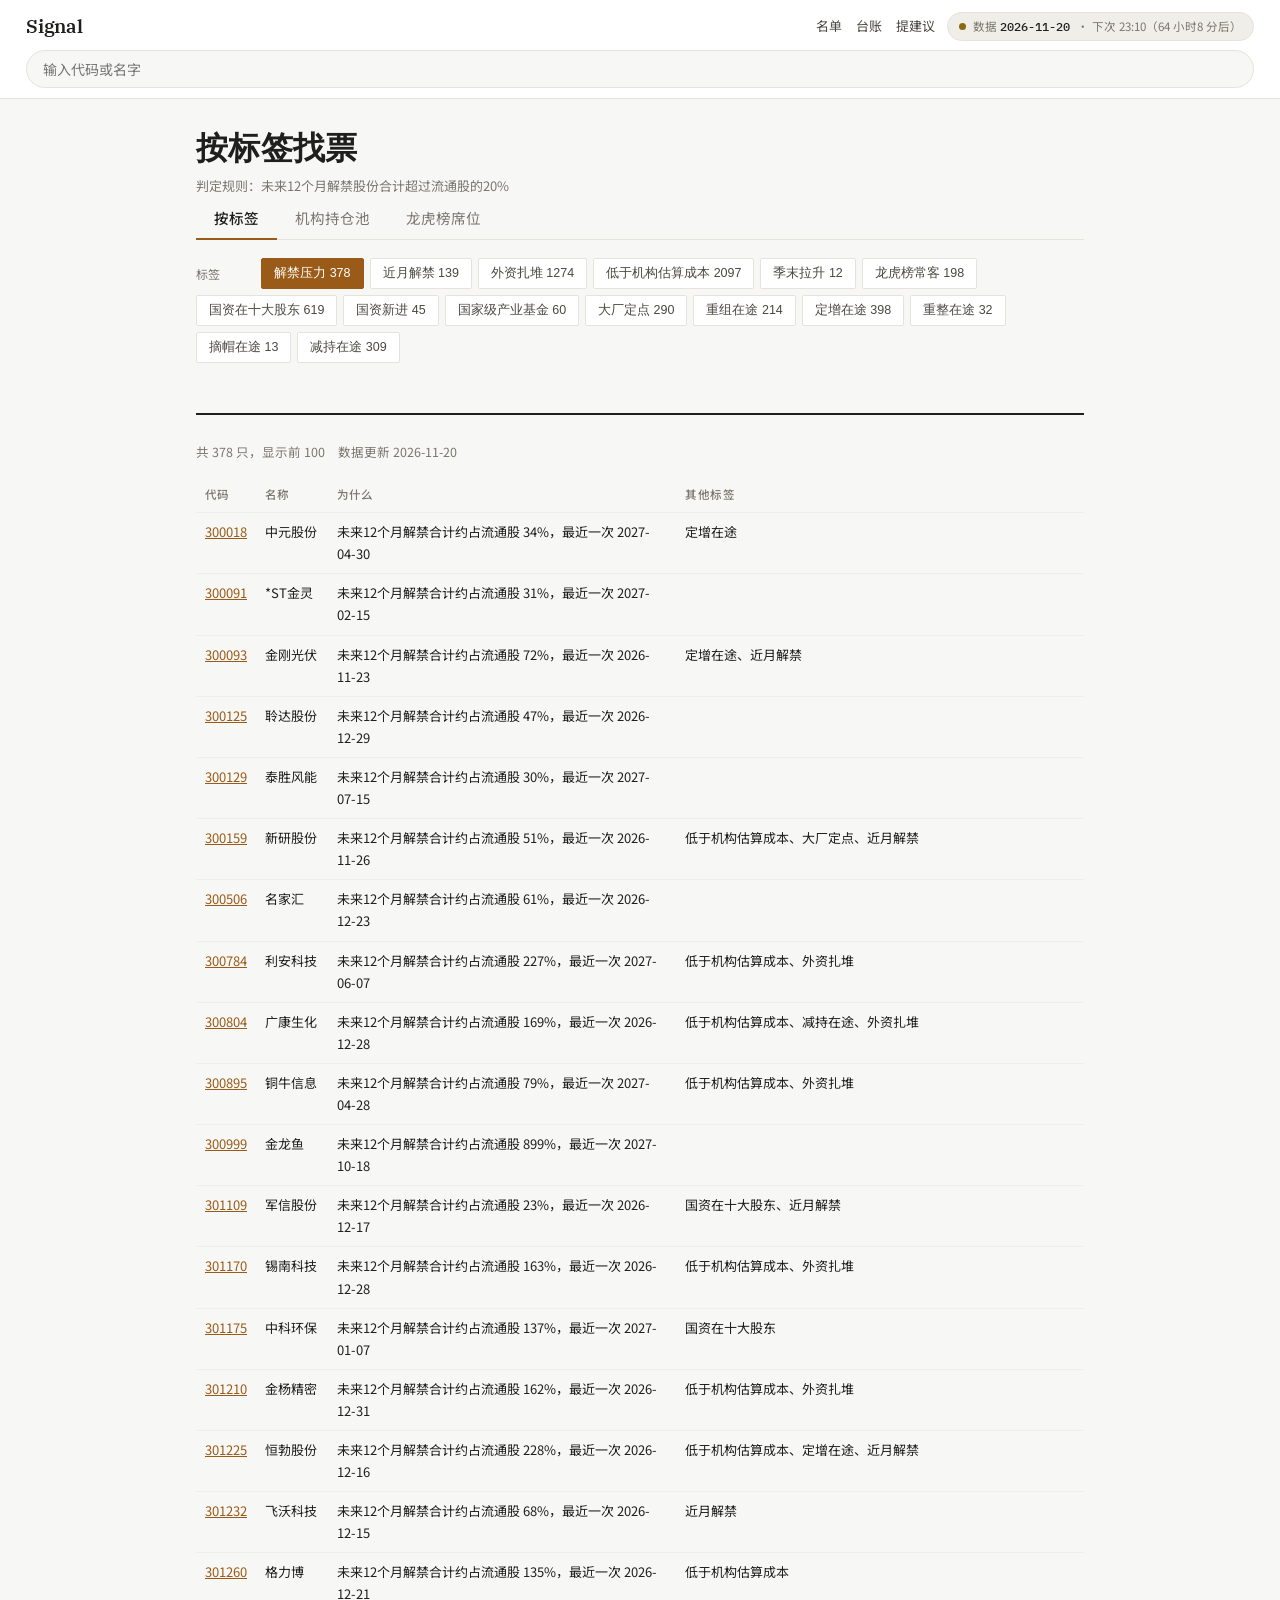
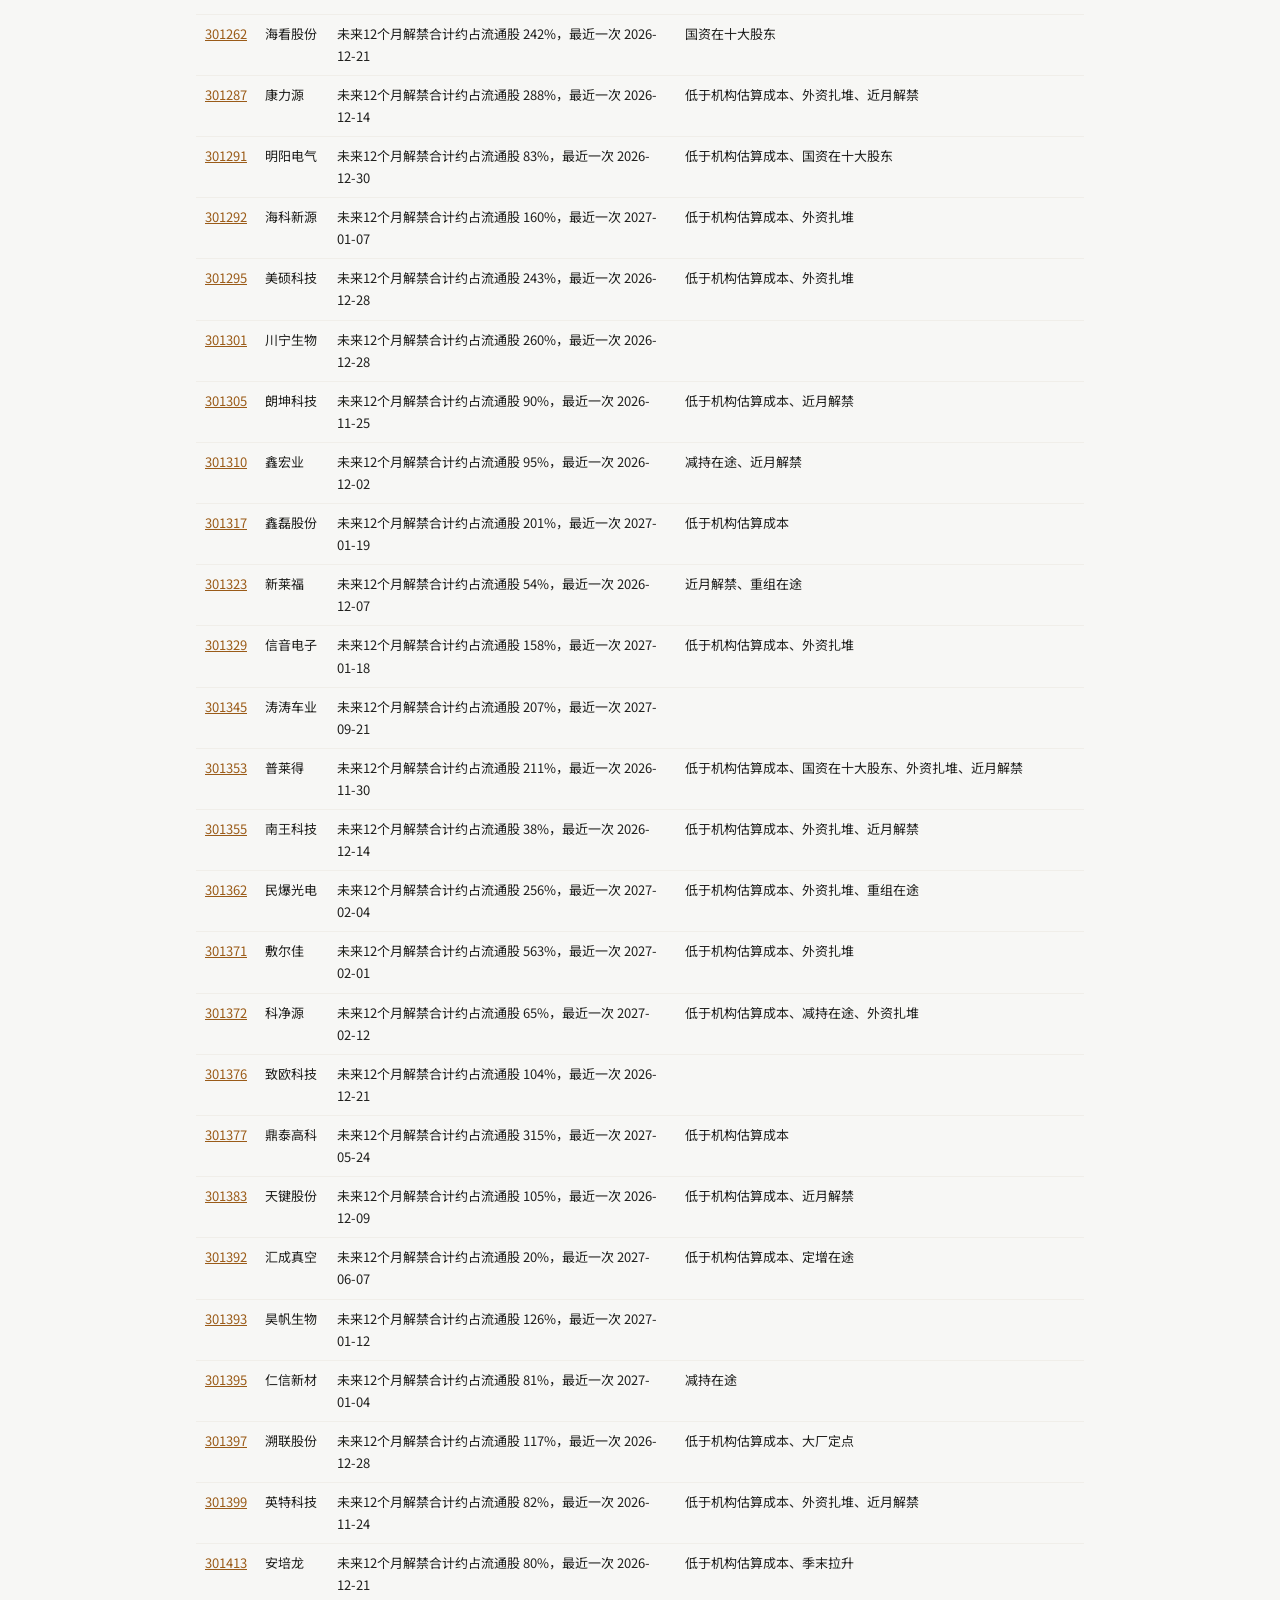
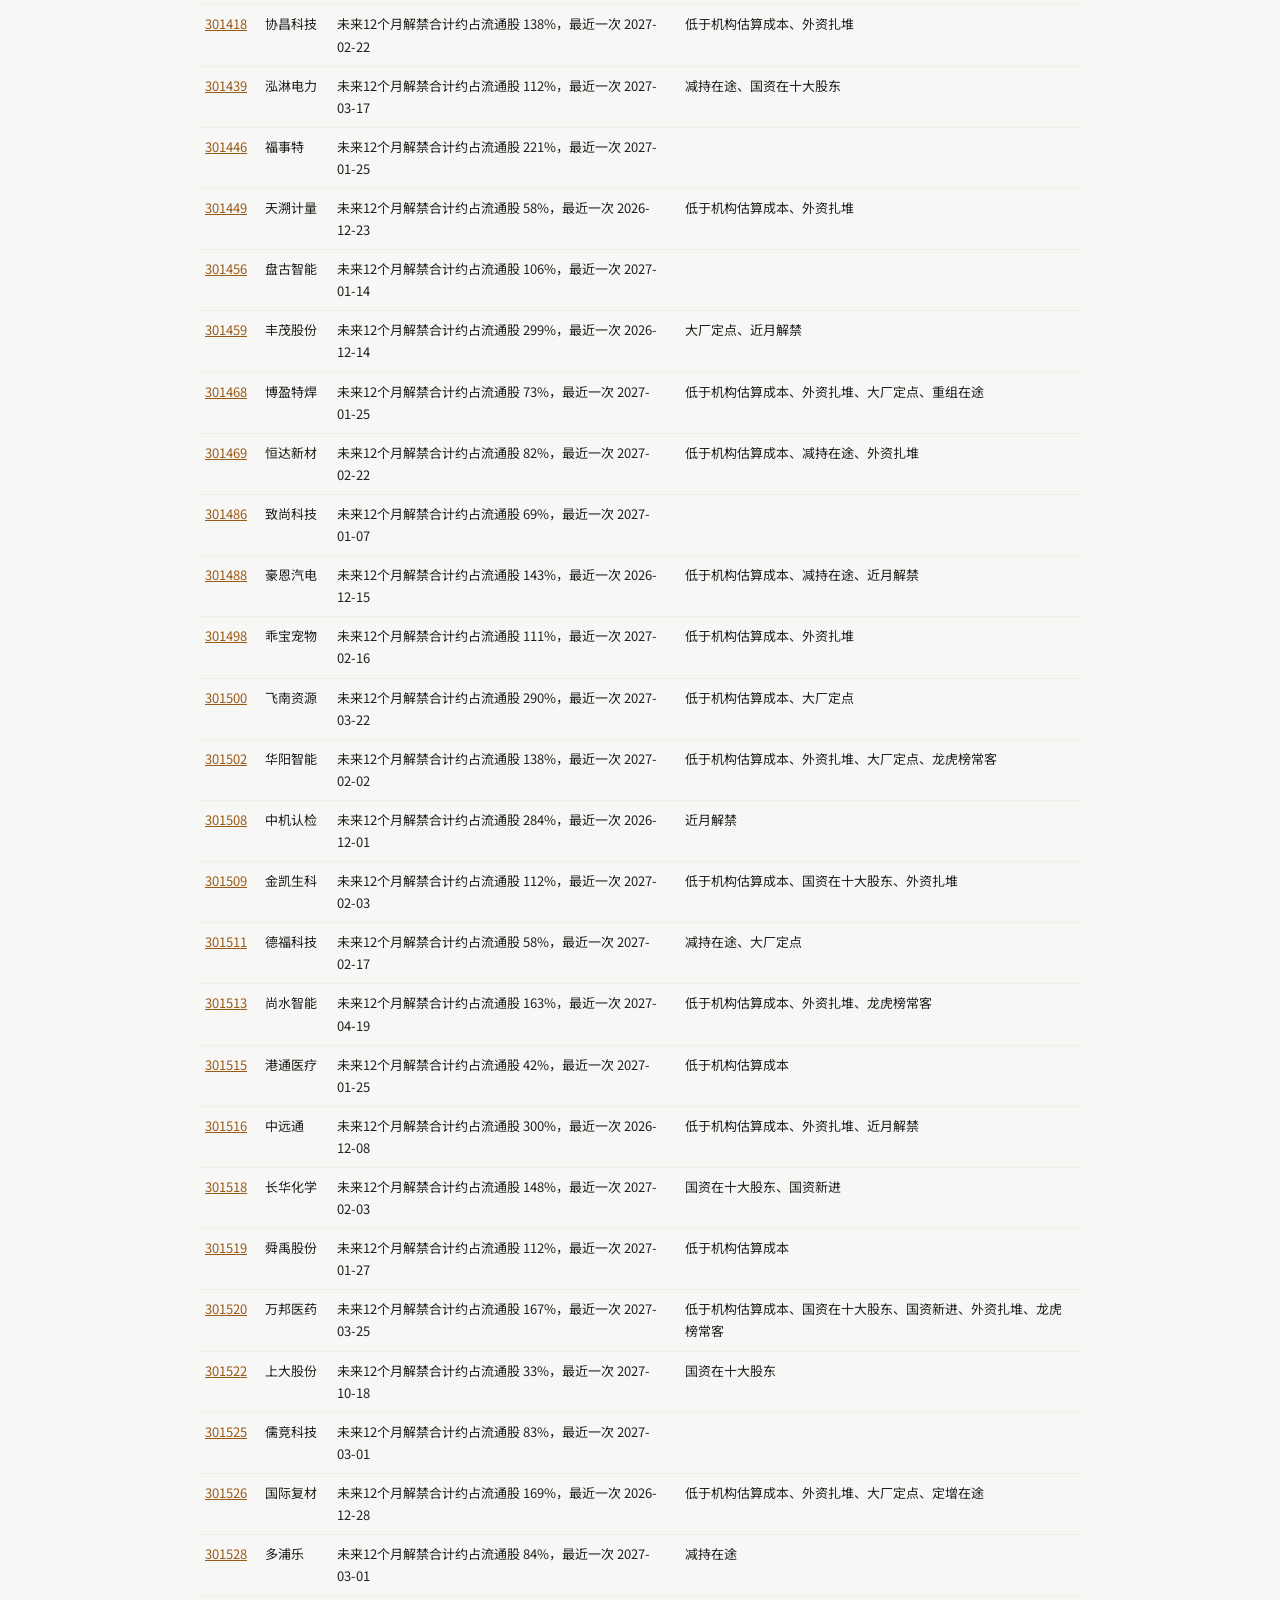
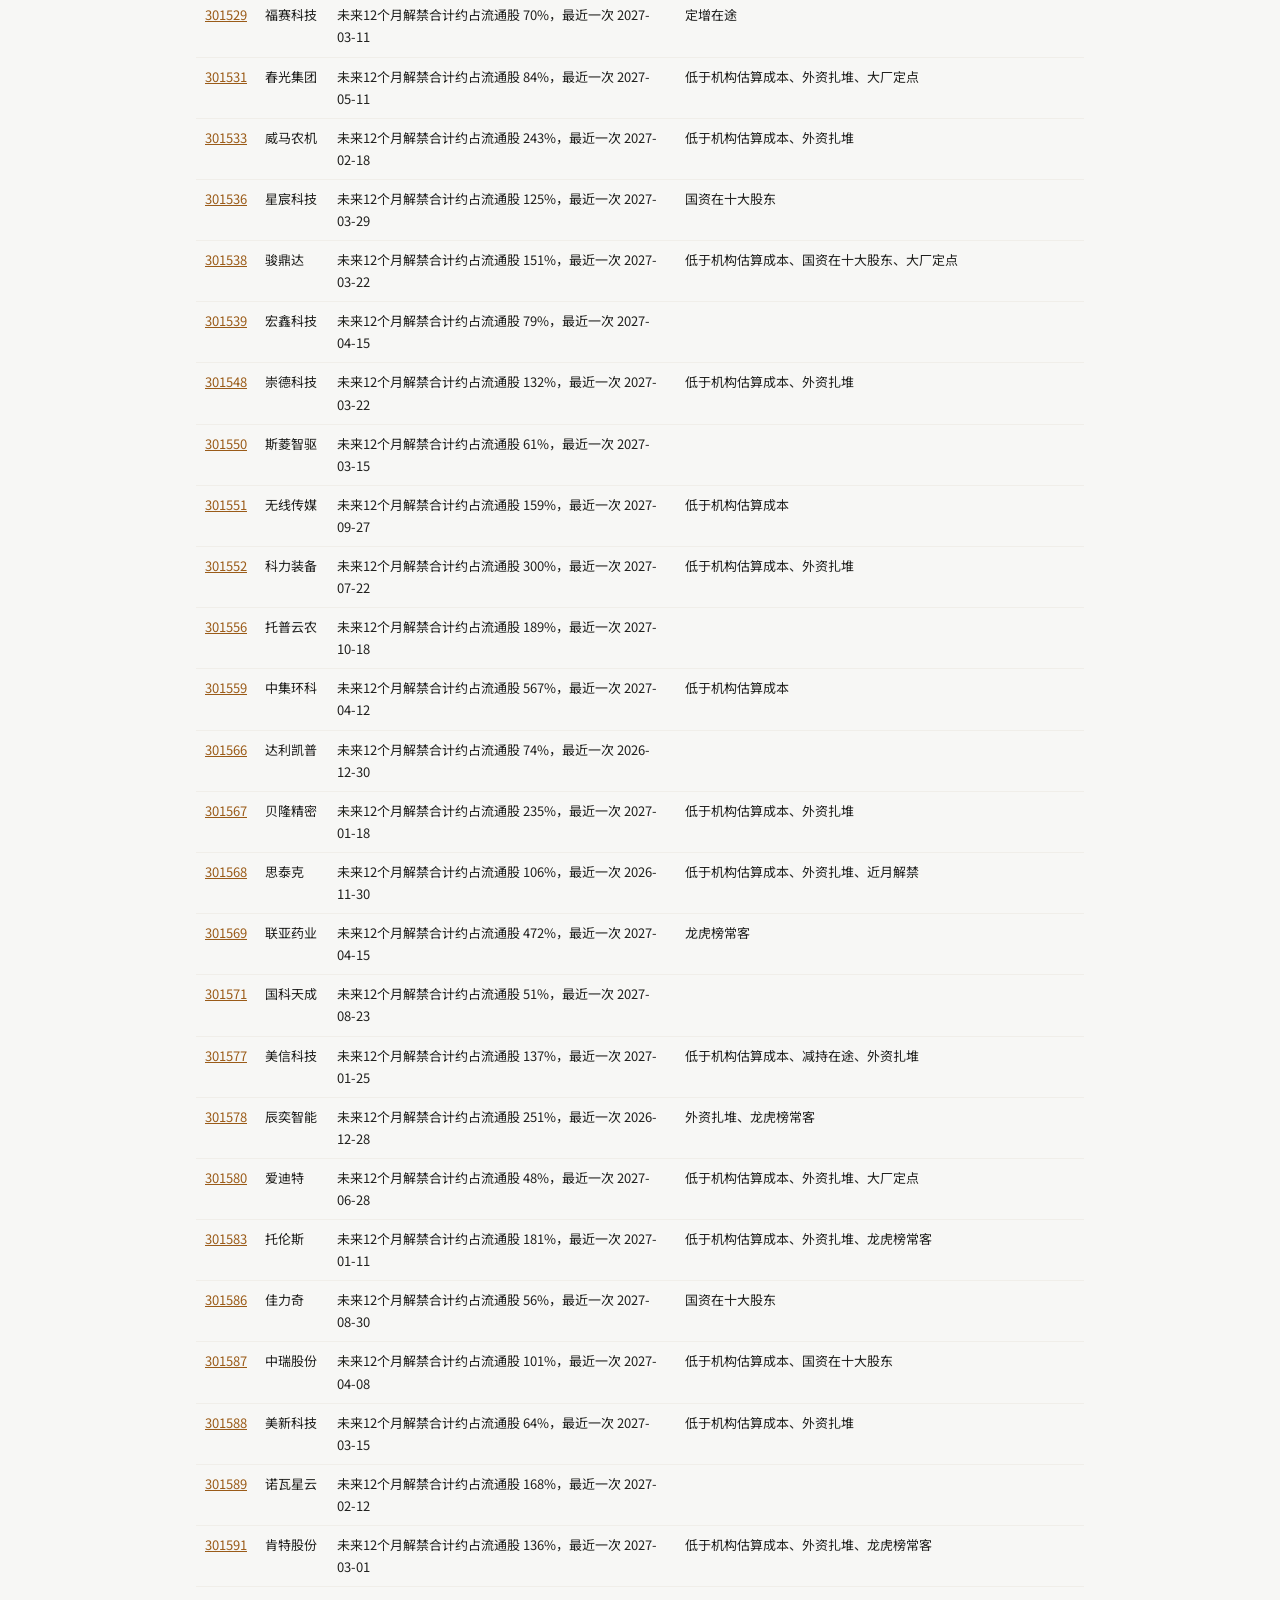
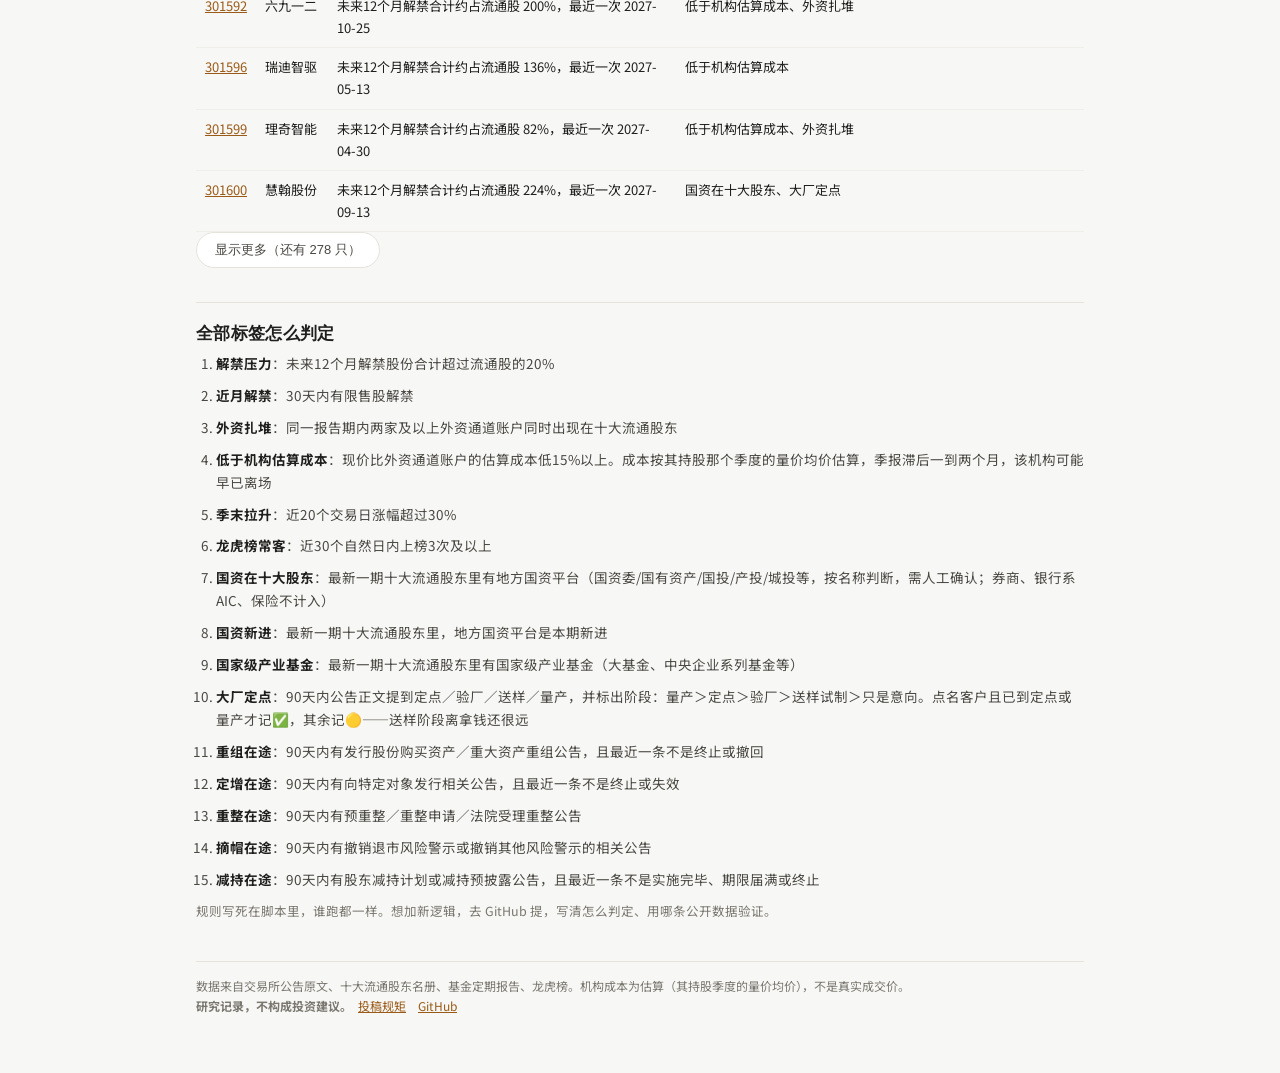
<file: list.html>
<!doctype html>
<html lang="zh-CN">
<head>
<meta charset="utf-8">
<meta name="viewport" content="width=device-width, initial-scale=1, viewport-fit=cover">
<meta name="color-scheme" content="light dark">
<title>名单</title>
<link rel="stylesheet" href="https://fonts.googleapis.com/css2?family=IBM+Plex+Serif:ital,wght@0,400;0,600;1,400&family=Noto+Sans+SC:wght@300;400;500;700&family=IBM+Plex+Mono:wght@400;600&display=swap">
<link rel="stylesheet" href="assets/style.css?v=20260925c">
<style>
  .modes{display:flex; flex-wrap:wrap;}
  .modes button{cursor:pointer; font-family:"Noto Sans SC",sans-serif;}
  table.t{width:100%; border-collapse:collapse; font-size:13px;}
  table.t th,table.t td{padding:8px 9px; border-bottom:1px solid var(--line-soft); text-align:left; vertical-align:top;}
  table.t th{font-size:11.5px; color:var(--ink-3); font-weight:500; cursor:pointer; white-space:nowrap;}
  table.t td:nth-child(1),table.t td:nth-child(2){white-space:nowrap;}
  table.t td:nth-child(2){min-width:5.5em;}
  td.num,th.num{font-family:"IBM Plex Mono",monospace; font-variant-numeric:tabular-nums; text-align:right;}
  .tblwrap{overflow-x:auto;}
  .empty{font-size:13px;color:var(--ink-3);}
  tbody tr.clk{cursor:pointer;}
  tbody tr.clk:hover{background:var(--line-soft);}
  .seatname{cursor:pointer;} .seatname:hover{color:var(--accent);}
  .det{background:var(--panel); border:1px solid var(--line); border-radius:4px; padding:12px 14px; margin:6px 0;}
  .loading{display:flex; align-items:center; gap:10px; padding:18px 2px; color:var(--ink-3); font-size:13px;}
  .loading .sp{width:14px; height:14px; border:2px solid var(--line); border-top-color:var(--accent);
    border-radius:50%; animation:spin .8s linear infinite;}
  @keyframes spin{to{transform:rotate(360deg)}}
  @media (prefers-reduced-motion: reduce){ .loading .sp{animation:none;} }
</style>
</head>
<body>
<div class="topbar">
  <a class="brand" href="index.html">Signal</a>
  <div class="mini"><input id="mq" placeholder="输入代码或名字" aria-label="跳转到某只票"></div>
  <nav class="tnav"><a href="list.html#tag">名单</a><a href="ledger.html">台账</a><a href="https://github.com/wwfemg/signal/issues/new?template=feedback.yml" target="_blank">提建议</a></nav>
</div>
<div class="wrap">
  <header class="top">
    <h1 id="ttl">名单</h1>
    <p class="sub" id="sub">挑票用的三种看法：按逻辑标签找、看外资通道账户在哪些票里、看龙虎榜席位一贯怎么操作。点任意一行进这只票的详情。</p>
    <div class="modes">
      <button data-m="tag">按标签</button>
      <button data-m="pool">机构持仓池</button>
      <button data-m="seats">龙虎榜席位</button>
    </div>
    <div id="warn"></div>
    <div class="filters" id="f1"></div>
    <div class="filters" id="f2"></div>
    <div class="filters" id="f3"></div>
  </header>
  <div id="out"><div class="loading"><span class="sp"></span>正在读取数据…</div></div>
  <section class="rules" id="rules"></section>
  <footer>
    数据来自交易所公告原文、十大流通股东名册、基金定期报告、龙虎榜。机构成本为估算（其持股季度的量价均价），不是真实成交价。<br>
    <b>研究记录，不构成投资建议。</b>　<a href="https://github.com/wwfemg/signal/blob/main/docs/CONTRIBUTING.md">投稿规矩</a>　<a href="https://github.com/wwfemg/signal">GitHub</a>
  </footer>
</div>
<script>
const esc = s => String(s ?? '').replace(/[<>&]/g, c => ({'<':'&lt;','>':'&gt;','&':'&amp;'}[c]));
const j = async n => { try { const r = await fetch('data/' + n, {cache:'no-store'}); return r.ok ? await r.json() : null; } catch(e) { return null; } };
const D = {}, S = {mode:'tag', tag:'', limit:100, pool:{q:'', holder:'全部', band:'全部', sort:'q'}, seats:{type:'营业部', min:'上榜≥10次', sort:'n'}};
const BANDS = {'全部':()=>true,'低于估算成本20%以上':r=>r.dev<=-20,'低于10—20%':r=>r.dev>-20&&r.dev<=-10,
  '相差10%以内':r=>r.dev>-10&&r.dev<10,'高出10—30%':r=>r.dev>=10&&r.dev<30,'高出30%以上':r=>r.dev>=30};
const MIN = {'全部':0,'上榜≥10次':10,'上榜≥30次':30,'上榜≥60次':60};
const CAVEAT = '机构成本是估算的：按它持股那个季度的量价均价算。季报滞后一到两个月，它可能早已离场。只能当参考，不是买入理由。';

function chips(id, list, cur, label, pick) {
  const box = document.getElementById(id);
  box.innerHTML = (label ? `<span class="flab">${label}</span>` : '') +
    list.map(x => `<button data-x="${esc(x)}" class="${x === cur ? 'on' : ''}">${esc(x)}</button>`).join('');
  box.querySelectorAll('button').forEach(b => b.onclick = () => pick(b.dataset.x));
}
const clearFilters = () => ['f1','f2','f3'].forEach(i => document.getElementById(i).innerHTML = '');
const rowClicks = () => document.querySelectorAll('tbody tr.clk').forEach(tr =>
  tr.onclick = e => { if (e.target.tagName !== 'A') location.href = 'stock.html#' + tr.dataset.c; });

function drawTag() {
  const T = D.tags;
  if (!T) return document.getElementById('out').innerHTML = '<p class="empty">标签数据暂不可用</p>';
  const counts = {};
  Object.values(T.stocks).forEach(v => v.tags.forEach(t => counts[t] = (counts[t] || 0) + 1));
  const tags = Object.keys(T.rules).filter(t => counts[t]);
  if (!S.tag || !counts[S.tag]) S.tag = tags[0];
  chips('f1', tags.map(t => `${t} ${counts[t]}`), `${S.tag} ${counts[S.tag]}`, '标签',
    v => { S.tag = v.replace(/\s\d+$/, ''); S.limit = 100; location.hash = 'tag=' + encodeURIComponent(S.tag); draw(); });
  document.getElementById('sub').textContent = '判定规则：' + (T.rules[S.tag] || '');
  const all = Object.entries(T.stocks).filter(([c, v]) => v.tags.includes(S.tag));
  const rows = all.slice(0, S.limit);
  document.getElementById('out').innerHTML = `<section><p class="note">共 ${all.length} 只，显示前 ${rows.length}　数据更新 ${esc(T.updated)}</p>
    <div class="tblwrap"><table class="t"><thead><tr><th>代码</th><th>名称</th><th>为什么</th><th>其他标签</th></tr></thead><tbody>` +
    rows.map(([c, v]) => `<tr class="clk" data-c="${c}"><td><a href="stock.html#${c}">${c}</a></td>
      <td>${esc(v.name)}</td><td>${esc(v.why[S.tag] || '')}</td>
      <td>${esc(v.tags.filter(x => x !== S.tag).join('、'))}</td></tr>`).join('') +
    `</tbody></table></div>${all.length > rows.length ?
      `<p class="note"><button class="more" id="more">显示更多（还有 ${all.length - rows.length} 只）</button></p>` : ''}</section>`;
  rowClicks();
  const mb = document.getElementById('more');
  if (mb) mb.onclick = () => { S.limit += 200; draw(); };
}

function drawPool() {
  const P = D.pool?.rows;
  if (!P) return document.getElementById('out').innerHTML = '<p class="empty">机构池数据暂不可用</p>';
  const dates = Array.from(new Set(P.map(r => r.q))).sort().reverse();
  const holders = ['全部', ...Array.from(new Set(P.map(r => r.holder))).sort()];
  if (!S.pool.q) {           // 默认选最新的季报，而不是只有一两只票的快照
    const rep = dates.find(d => P.some(r => r.q === d && (r.kind || '季报') === '季报'));
    S.pool.q = rep || dates[0];
  }
  chips('f1', ['全部', ...dates.map(d => d + (P.some(r => r.q === d && r.kind === '快照') ? ' 快照' : ''))], S.pool.q + (P.some(r => r.q === S.pool.q && r.kind === '快照') ? ' 快照' : ''), '日期', v => { S.pool.q = v.replace(' 快照',''); draw(); });
  chips('f2', holders, S.pool.holder, '机构', v => { S.pool.holder = v; draw(); });
  chips('f3', Object.keys(BANDS), S.pool.band, '现价 vs 成本', v => { S.pool.band = v; draw(); });
  document.getElementById('sub').textContent = CAVEAT;
  let rows = P.filter(r => (S.pool.q === '全部' || r.q === S.pool.q) &&
    (S.pool.holder === '全部' || r.holder === S.pool.holder) && BANDS[S.pool.band](r));
  const k = S.pool.sort;
  rows.sort((a, b) => k === 'dev' ? a.dev - b.dev : k === 'ratio' ? b.ratio - a.ratio : b.q.localeCompare(a.q));
  document.getElementById('out').innerHTML = rows.length ? `<section>
    <p class="note">共 ${rows.length} 条　行情 ${esc(D.pool.price_date || '')}　点表头换排序</p>
    <div class="tblwrap"><table class="t"><thead><tr><th>代码</th><th>名称</th><th>机构</th>
      <th data-s="q">日期</th><th>来源</th><th class="num" data-s="ratio">占流通</th><th>变动</th>
      <th class="num">估算成本</th><th class="num">现价</th><th class="num" data-s="dev">现价 vs 估算成本</th></tr></thead><tbody>` +
    rows.slice(0, 400).map(r => `<tr class="clk" data-c="${r.code}"><td><a href="stock.html#${r.code}">${r.code}</a></td>
      <td>${esc(r.name)}</td><td>${esc(r.holder)}</td><td>${esc(r.q)}</td><td>${esc(r.kind || '季报')}</td>
      <td class="num">${r.ratio}%</td><td>${esc(r.chg)}</td><td class="num">${r.cost}</td><td class="num">${r.price}</td>
      <td class="num ${r.dev < 0 ? 'down' : 'up'}">${r.dev > 0 ? '+' : ''}${r.dev}%${r.susp ? ' <span style="color:var(--amber)" title="偏离过大，多半是除权或长期停牌">⚠</span>' : ''}</td></tr>`).join('') +
    `</tbody></table></div>${rows.length > 400 ? '<p class="note">只显示前 400 条</p>' : ''}</section>`
    : '<p class="empty">没有符合条件的记录</p>';
  document.querySelectorAll('th[data-s]').forEach(th => th.onclick = () => { S.pool.sort = th.dataset.s; draw(); });
  rowClicks();
}

function drawSeats() {
  const A = D.seats?.seats;
  if (!A) return document.getElementById('out').innerHTML = '<p class="empty">席位数据暂不可用</p>';
  chips('f1', ['营业部', '机构专用', '北向', '全部'], S.seats.type, '类型', v => { S.seats.type = v; draw(); });
  chips('f2', Object.keys(MIN), S.seats.min, '次数', v => { S.seats.min = v; draw(); });
  document.getElementById('sub').textContent =
    `看的是统计倾向，不是预测：龙虎榜只告诉你昨天谁买了。一个席位背后可能好几拨人，也可能换了人。统计区间最近 ${D.seats.days} 天。`;
  let rows = A.filter(s => (S.seats.type === '全部' || s.type === S.seats.type) && s.n >= MIN[S.seats.min]);
  const k = S.seats.sort;
  rows.sort((a, b) => k === 'n' ? b.n - a.n : k === 'win5' ? ((b.win5 ?? -1) - (a.win5 ?? -1)) : ((b[k] ?? -99) - (a[k] ?? -99)));
  const agg = t => { const r = A.filter(s => (t === '全部' || s.type === t) && s.n_perf);
    const n = r.reduce((a, s) => a + s.n_perf, 0);
    return n ? {d5: (r.reduce((a, s) => a + s.d5 * s.n_perf, 0) / n).toFixed(2),
                win: Math.round(r.reduce((a, s) => a + s.win5 * s.n_perf, 0) / n)} : null; };
  const tiles = [['全部','全部席位'],['营业部','营业部'],['机构专用','机构专用'],['北向','北向']]
    .map(([t, label]) => { const a = agg(t); return a ? `<div class="sc"><b>${a.d5}%</b><span>${label}买后5日均涨（${a.win}%为正）</span></div>` : ''; }).join('');
  document.getElementById('out').innerHTML = `<section>
    <div class="score">${tiles}</div>
    <p class="note">按买入笔数加权。四栏都是负的：跟着龙虎榜买、持有5个交易日，平均跑输，差别只在亏多亏少。散户聚集的席位亏得最多。</p>
    <p class="note">共 ${rows.length} 个席位，点名字看它最近买过什么。点表头换排序。</p>
    <div class="tblwrap"><table class="t"><thead><tr><th>席位</th><th class="num" data-s="n">上榜次数</th>
      <th class="num" data-s="buy_yi">买入(亿)</th><th class="num" data-s="net_yi">净买入(亿)</th>
      <th class="num" data-s="d1">次日均涨</th><th class="num" data-s="d5">5日均涨</th>
      <th class="num" data-s="d10">10日均涨</th><th class="num" data-s="win5">5日胜率</th></tr></thead><tbody>` +
    rows.slice(0, 200).map((s, i) => `<tr data-i="${i}"><td class="seatname">${esc(s.name)}</td>
      <td class="num">${s.n}</td><td class="num">${s.buy_yi}</td>
      <td class="num ${s.net_yi < 0 ? 'down' : 'up'}">${s.net_yi}</td>
      <td class="num ${(s.d1 ?? 0) < 0 ? 'down' : 'up'}">${s.d1 ?? '—'}%</td>
      <td class="num ${(s.d5 ?? 0) < 0 ? 'down' : 'up'}">${s.d5 ?? '—'}%</td>
      <td class="num ${(s.d10 ?? 0) < 0 ? 'down' : 'up'}">${s.d10 ?? '—'}%</td>
      <td class="num">${s.win5 ?? '—'}%<span style="color:var(--ink-3);font-size:11px">/${s.n_perf}</span></td></tr>
      <tr class="detrow" data-d="${i}" hidden><td colspan="8"><div class="det">${
        (s.recent || []).map(r => `${esc(r.date)}　<a href="stock.html#${r.code}">${esc(r.name || r.code)}</a>　净 ${r.net} 万　买后5日 ${r.d5 ?? '—'}%`).join('<br>') || '—'
      }</div></td></tr>`).join('') + `</tbody></table></div></section>`;
  document.querySelectorAll('th[data-s]').forEach(th => th.onclick = () => { S.seats.sort = th.dataset.s; draw(); });
  document.querySelectorAll('.seatname').forEach(td => td.onclick = () => {
    const d = document.querySelector(`.detrow[data-d="${td.parentNode.dataset.i}"]`); if (d) d.hidden = !d.hidden; });
}

function draw() {
  document.querySelectorAll('.modes button').forEach(b => b.classList.toggle('on', b.dataset.m === S.mode));
  document.getElementById('ttl').textContent = {tag:'按标签找票', pool:'机构持仓池', seats:'龙虎榜席位'}[S.mode];
  document.getElementById('warn').innerHTML = S.mode === 'pool'
    ? `<p class="warn"><b>这不是买入信号。</b>统计 1453 只票 × 14 个季度：名册上的外资名字多为国内资金借通道持股，一起进的组合下季度 51% 一起消失，跌破其成本后留榜率只有 22%。能用的是三件事：谁和谁一起进来、下季度谁走了、成本线当反弹压力位。</p>` : '';
  clearFilters();
  ({tag: drawTag, pool: drawPool, seats: drawSeats})[S.mode]();
  document.getElementById('rules').innerHTML = S.mode === 'tag' && D.tags ?
    '<h2>全部标签怎么判定</h2><ol>' + Object.entries(D.tags.rules).map(([k, v]) => `<li><b>${esc(k)}</b>：${esc(v)}</li>`).join('') +
    '</ol><p class="note">规则写死在脚本里，谁跑都一样。想加新逻辑，去 GitHub 提，写清怎么判定、用哪条公开数据验证。</p>' : '';
}

function fromHash() {
  const h = decodeURIComponent(location.hash.replace('#', ''));
  if (h.startsWith('tag=')) { S.mode = 'tag'; S.tag = h.slice(4); }
  else if (['tag', 'pool', 'seats'].includes(h)) S.mode = h;
}

(async () => {
  fromHash();
  const [tags, pool, seats] = await Promise.all(['tags.json', 'pool.json', 'seats.json'].map(j));
  Object.assign(D, {tags, pool, seats});
  document.querySelectorAll('.modes button').forEach(b => b.onclick = () => {
    S.mode = b.dataset.m; location.hash = S.mode; draw(); });
  addEventListener('hashchange', () => { fromHash(); draw(); });
  draw();
})();
</script>
<script>
(() => {
  const m = document.getElementById('mq'); if (!m) return;
  const box = document.createElement('div'); box.className = 'msug'; m.parentNode.appendChild(box);
  let NM = {};
  fetch('data/names.json', {cache:'force-cache'}).then(r => r.ok ? r.json() : {}).then(d => NM = d).catch(() => {});
  const go = c => { location.href = 'stock.html#' + c; };
  m.oninput = () => {
    const v = m.value.trim(); box.innerHTML = '';
    if (!v || /^[0-9]{6}$/.test(v)) return;
    box.innerHTML = Object.entries(NM).filter(([c, n]) => n.includes(v) || c.startsWith(v)).slice(0, 8)
      .map(([c, n]) => `<button data-c="${c}">${esc(n)} <i>${c}</i></button>`).join('');
    box.querySelectorAll('button').forEach(b => b.onclick = () => go(b.dataset.c));
  };
  m.onkeydown = e => { if (e.key !== 'Enter') return;
    const v = m.value.trim();
    if (/^[0-9]{6}$/.test(v)) return go(v);
    const f = box.querySelector('button'); if (f) go(f.dataset.c); };
  document.addEventListener('click', e => { if (!m.parentNode.contains(e.target)) box.innerHTML = ''; });
})();
</script>
<script>
(() => {
  const el = document.createElement('div');
  el.className = 'stat';
  el.innerHTML = '<span class="dot"></span><span>数据 <b id="stD">—</b></span><span class="nx" id="stN"></span>';
  const bar = document.querySelector('.topbar');
  if (bar) bar.appendChild(el); else document.body.insertBefore(el, document.body.firstChild);
  const bj = () => new Date(Date.now() + new Date().getTimezoneOffset()*60000 + 8*3600000);
  const nx = () => { const n = bj(), t = new Date(n); t.setHours(23,10,0,0);
    if (n > t) t.setDate(t.getDate()+1);
    while (t.getDay()===0 || t.getDay()===6) t.setDate(t.getDate()+1);
    return {t, ms: t - n}; };
  const tick = () => { const o = nx(); const h = Math.floor(o.ms/3600000), m = Math.floor(o.ms%3600000/60000);
    document.getElementById('stN').textContent =
      `· 下次 ${String(o.t.getHours()).padStart(2,'0')}:${String(o.t.getMinutes()).padStart(2,'0')}（${h>0?h+' 小时':''}${m} 分后）`; };
  tick(); setInterval(tick, 60000);
  fetch('data/status.json', {cache:'no-store'}).then(r => r.ok ? r.json() : null).then(d => {
    if (!d) return;
    document.getElementById('stD').textContent = d.updated;
    if (d.updated !== bj().toISOString().slice(0,10))
      document.querySelector('.stat .dot').style.background = 'var(--amber)';
  }).catch(() => {});
})();
</script>
</body>
</html>
</file>
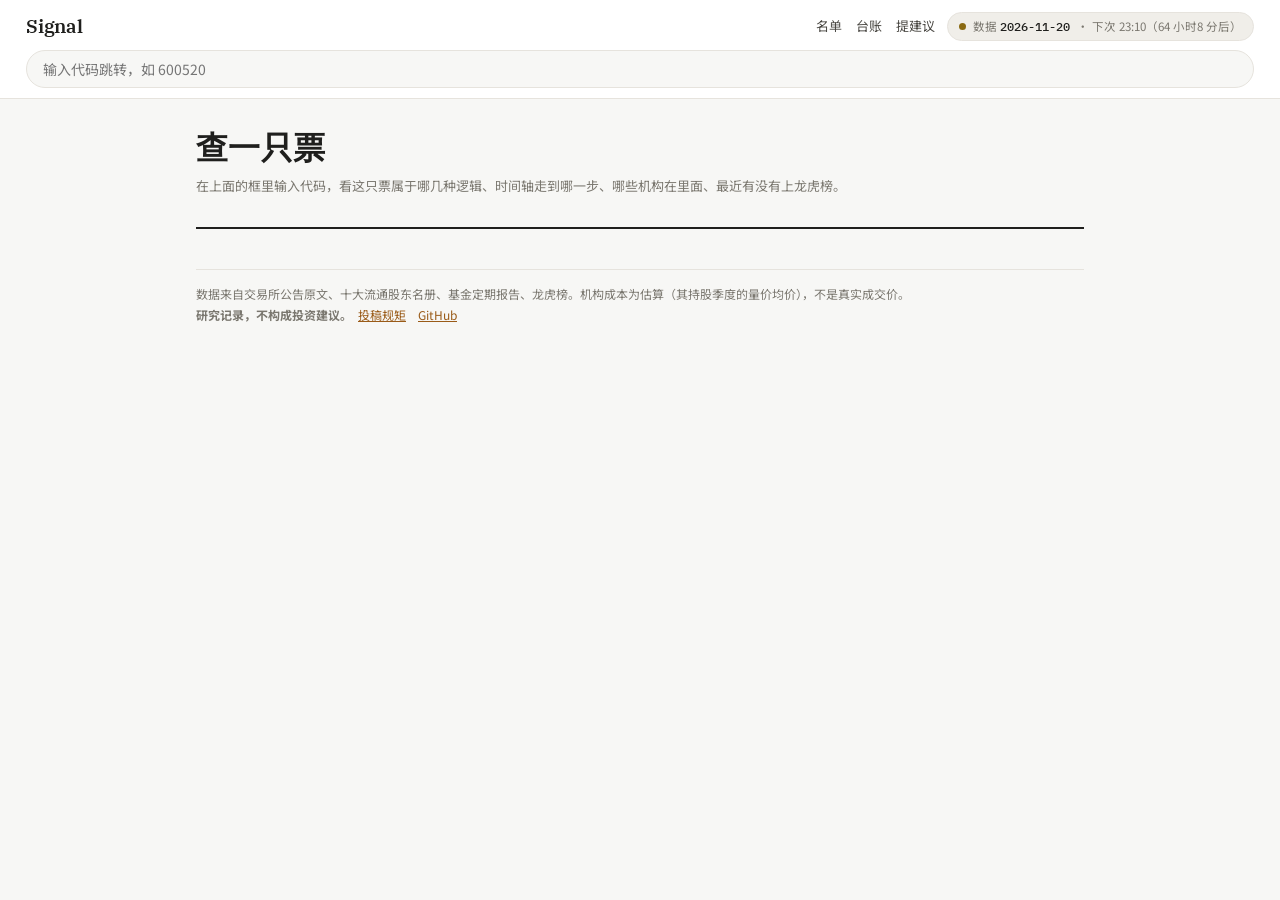
<file: stock.html>
<!doctype html>
<html lang="zh-CN">
<head>
<meta charset="utf-8">
<meta name="viewport" content="width=device-width, initial-scale=1, viewport-fit=cover">
<meta name="color-scheme" content="light dark">
<title>查一只票</title>
<link rel="stylesheet" href="https://fonts.googleapis.com/css2?family=IBM+Plex+Serif:ital,wght@0,400;0,600;1,400&family=Noto+Sans+SC:wght@300;400;500;700&family=IBM+Plex+Mono:wght@400;600&display=swap">
<link rel="stylesheet" href="assets/style.css?v=20260925c">
<style>
  .search{display:flex; gap:8px; margin:6px 0 18px;}
  .search input{flex:1; min-width:0; font-size:16px; padding:11px 13px; border-radius:3px;
    border:1px solid var(--line); background:var(--panel); color:var(--ink);
    font-family:"IBM Plex Mono", monospace;}
  .search input:focus{outline:2px solid var(--accent); outline-offset:-1px;}
  .search button{padding:11px 18px; font-size:14px; border:none; border-radius:3px; cursor:pointer;
    background:var(--accent); color:#fff;}
  .hits{display:flex; flex-wrap:wrap; gap:6px; margin-bottom:16px;}
  .hits button{font-size:12.5px; padding:5px 10px; border:1px solid var(--line); border-radius:2px;
    background:var(--panel); color:var(--ink-2); cursor:pointer;}
  .tagrow{display:flex; flex-wrap:wrap; gap:6px; margin:2px 0 12px;}
  a.tag{font-size:12px; padding:4px 11px; border-radius:999px; background:var(--accent-soft);
    color:var(--accent); text-decoration:none;}
  a.tag:hover{background:var(--accent); color:#fff;}
  .whylist{margin:0 0 14px; padding:0; list-style:none; display:flex; flex-direction:column; gap:5px;}
  .whylist li{font-size:13px; color:var(--ink-2); border-left:2px solid var(--line); padding-left:10px;}
  .whylist b{color:var(--ink);}
  .ruletip{font-size:12px; color:var(--ink-3);}
  .secnav{display:flex; flex-wrap:wrap; gap:7px; margin:0 0 16px;}
  .secnav a{font-size:12.5px; padding:5px 12px; border:1px solid var(--line); border-radius:999px;
    color:var(--ink-2); text-decoration:none; background:var(--panel);}
  .secnav a:hover{border-color:var(--accent); color:var(--accent);}
  tr.hl td{background:var(--accent-soft);}
  section[id^="sec-"]{scroll-margin-top:70px;}
  table.t{width:100%; border-collapse:collapse; font-size:13px;}
  table.t th, table.t td{padding:7px 9px; border-bottom:1px solid var(--line-soft); text-align:left;}
  table.t th{font-size:11.5px; color:var(--ink-3); font-weight:500;}
  table.t td.num{font-family:"IBM Plex Mono", monospace; font-variant-numeric:tabular-nums; text-align:right;}
  .tblwrap{overflow-x:auto;}
  .empty{font-size:13px; color:var(--ink-3);}
  .grp{font-size:13.5px; margin:16px 0 6px; font-family:"IBM Plex Mono", monospace; color:var(--ink);}
  .gk{font-family:"Noto Sans SC",sans-serif; font-size:12px; color:var(--ink-3); font-weight:400;}
  .gnew{font-family:"Noto Sans SC",sans-serif; font-size:11px; margin-left:8px; padding:2px 8px;
        border-radius:2px; background:var(--accent-soft); color:var(--accent);}
  .topbar .tnav a:hover{color:var(--accent);}
  .topbar .tnav{display:flex; gap:14px; flex:none;}
  .topbar .tnav a{margin-left:0;}
  @media (max-width:640px){
    .topbar{flex-wrap:wrap; row-gap:8px;}
    .topbar .brand{order:1;}
    .topbar .tnav{order:2; margin-left:auto; gap:12px;}
    .topbar .mini{order:3; flex-basis:100%;}
    .topbar .tnav a{font-size:12.5px;}
  }
  tbody tr.clk{cursor:pointer;}
  tbody tr.clk:hover{background:var(--line-soft);}

  .topbar .mini{position:relative;}
  .msug{position:absolute; left:0; right:0; top:calc(100% + 6px); z-index:20;
    display:flex; flex-direction:column; background:var(--panel);
    border-radius:8px; overflow:hidden; box-shadow:0 6px 20px rgba(0,0,0,.18);}
  .msug:empty{display:none;}
  .msug button{text-align:left; padding:10px 16px; border:none; border-bottom:1px solid var(--line-soft);
    background:transparent; color:var(--ink); font-size:14px; cursor:pointer;
    font-family:"Noto Sans SC",sans-serif;}
  .msug button:hover{background:var(--line-soft);}
  .msug button i{font-style:normal; color:var(--ink-3); font-size:12px;
    font-family:"IBM Plex Mono",monospace; margin-left:6px;}

  .stat{display:flex; align-items:center; gap:7px; padding:5px 11px; flex:none;
    background:var(--line-soft); border:1px solid var(--line); border-radius:999px;
    font-size:11.5px; color:var(--ink-3); line-height:1.5; white-space:nowrap;}
  .stat b{color:var(--ink); font-weight:500; font-family:"IBM Plex Mono",monospace;}
  .stat .dot{width:7px; height:7px; border-radius:50%; background:var(--green); flex:none;}
  @media (max-width:640px){
    .stat{order:4; flex-basis:100%; justify-content:center; border-radius:6px;}
  }

  .loading{display:flex; align-items:center; gap:10px; padding:18px 2px; color:var(--ink-3); font-size:13px;}
  .loading .sp{width:14px; height:14px; border:2px solid var(--line); border-top-color:var(--accent);
    border-radius:50%; animation:spin .8s linear infinite;}
  @keyframes spin{to{transform:rotate(360deg)}}
  @media (prefers-reduced-motion: reduce){ .loading .sp{animation:none;} }
  @media (max-width:900px){ .stat .nx{display:none;} }
  .topbar .mini input{min-width:80px;}

  @media (max-width:1300px){
    .topbar{flex-wrap:wrap; row-gap:8px;}
    .topbar .brand{order:1;}
    .topbar .tnav{order:2; margin-left:auto;}
    .topbar .stat, .stat{order:3;}
    .topbar .mini{order:4; flex-basis:100%;}
  }
  @media (min-width:1301px){ .topbar{flex-wrap:nowrap;} }
</style>
</head>
<body>
<div class="topbar">
  <a class="brand" href="index.html">Signal</a>
  <div class="mini"><input id="mq" placeholder="输入代码跳转，如 600520" aria-label="跳转到某只票"></div>
  <nav class="tnav"><a href="list.html#tag">名单</a><a href="ledger.html">台账</a><a href="https://github.com/wwfemg/signal/issues/new?template=feedback.yml" target="_blank">提建议</a></nav>
</div>
<div class="wrap">
  <header class="top">
    <h1>查一只票</h1>
    <p class="sub" id="lead">在上面的框里输入代码，看这只票属于哪几种逻辑、时间轴走到哪一步、哪些机构在里面、最近有没有上龙虎榜。</p>
    <div class="hits" id="hits"></div>
  </header>
  <div id="out"><div class="loading"><span class="sp"></span>正在读取数据…</div></div>
  <footer>
    数据来自交易所公告原文、十大流通股东名册、基金定期报告、龙虎榜。机构成本为估算（其持股季度的量价均价），不是真实成交价。<br>
    <b>研究记录，不构成投资建议。</b>　<a href="https://github.com/wwfemg/signal/blob/main/docs/CONTRIBUTING.md">投稿规矩</a>　<a href="https://github.com/wwfemg/signal">GitHub</a>
  </footer>
</div>

<script>
const D = {};
const j = async n => { try { const r = await fetch('data/' + n, {cache:'no-store'}); return r.ok ? await r.json() : null; } catch(e) { return null; } };
const CAVEAT = '机构成本是估算的：按它持股那个季度的量价均价算。季报滞后一到两个月，它可能早已离场。只能当参考，不是买入理由。';
const esc = s => String(s ?? '').replace(/[<>&]/g, c => ({'<':'&lt;','>':'&gt;','&':'&amp;'}[c]));

async function shard(code) {                 // 只下载这只票所在的那一份（约 25 万字节）
  const k = code.slice(-1);
  if (!D.shards) D.shards = {};
  if (!D.shards[k]) D.shards[k] = await j(`s${k}.json`);
  return D.shards[k];
}

async function render(code) {
  const sh = await shard(code);
  const t = sh?.tags?.[code], tl = D.timeline?.stocks?.[code];
  const pool = sh?.pool?.[code] || [];
  const lhb = sh?.lhb?.[code] || [];
  D.tags = {rules: sh?.rules || {}, updated: sh?.updated};
  const led = (D.ledger?.entries || []).find(e => e.code === code);
  const name = t?.name || tl?.name || pool[0]?.name || led?.name || '';
  if (!t && !tl && !pool.length && !lhb.length && !led) {
    const nm = D.names?.[code] || '';
    const title = nm ? `${esc(code)} ${esc(nm)}` : esc(code);
    const issue = 'https://github.com/wwfemg/signal/issues/new?template=nominate.yml&title=' +
      encodeURIComponent('[提名] ' + code + ' ' + nm);
    document.getElementById('out').innerHTML = `<section>
      <h2>${title}</h2>
      <p class="empty">这只票我们还没有记录。收录的是：台账跟过的、有外资通道账户持仓的、近30天上过龙虎榜的、或者有解禁压力的票。</p>
      <div class="entries" style="display:grid;grid-template-columns:repeat(auto-fit,minmax(200px,1fr));gap:10px;margin-top:14px">
        <a class="entry" href="https://www.cninfo.com.cn/new/fulltextSearch?keyWord=${esc(code)}" target="_blank"><b>去巨潮查公告</b><p>交易所指定披露网站，公告原文都在这</p></a>
        <a class="entry" href="https://quote.eastmoney.com/concept/${code[0]==='6'?'sh':'sz'}${esc(code)}.html" target="_blank"><b>去东财看行情</b><p>股东、公告、资金流</p></a>
        <a class="entry" href="${issue}" target="_blank"><b>提名这只票</b><p>写清触发它的公告和在等什么，核实后录入台账</p></a>
      </div>
      <p class="note" style="margin-top:14px">本机执行：<code>python3 tools/timeline.py ${esc(code)}</code> 可以直接拉它的时间轴，<code>python3 tools/unlock.py ${esc(code)}</code> 看解禁表。</p>
    </section>`;
    return;
  }
  document.title = (name ? name + ' ' + code : code) + '｜Signal';
  const h1 = document.querySelector('h1'); if (h1) h1.textContent = name ? `${name} ${code}` : code;
  const lead = document.getElementById('lead'); if (lead) lead.remove();
  const soe = sh?.soe?.[code] || [], evs = sh?.ev?.[code] || [], lifts = sh?.lift?.[code] || [];
  const has = {标签: !!t?.tags?.length, 台账: !!led, 国资: soe.length, 外资: pool.length,
               龙虎榜: lhb.length, 公告事件: evs.length, 解禁: lifts.length, 时间轴: !!tl};
  let h = `<nav class="secnav">${Object.entries(has).filter(([k,v])=>v)
      .map(([k]) => `<a href="#sec-${encodeURIComponent(k)}">${k}</a>`).join('')}</nav><section id="sec-标签">`;
  const ups = [sh?.updated, D.timeline?.updated].filter(Boolean).sort();
  h += `<p class="note">数据更新 ${esc(ups[ups.length-1] || '')}　·　台账 ${esc(D.ledger?.updated || '—')}</p>`;
  if (t?.tags?.length) {
    h += `<div class="tagrow">${t.tags.map(x => `<a class="tag" href="list.html#tag=${encodeURIComponent(x)}">${esc(x)}</a>`).join('')}</div>`;
    const RULES = sh?.rules || {};
    h += `<ul class="whylist">${Object.entries(t.why || {}).map(([k,v]) =>
      `<li><b>${esc(k)}</b>：${esc(v)}<br><span class="ruletip">判定规则：${esc(RULES[k] || '')}</span></li>`).join('')}</ul>
      <p class="note"><a href="list.html#tag">看全部标签怎么判定 →</a></p>`;
  } else { h += `<p class="empty">暂无自动标签</p>`; }
  h += `</section>`;

  if (led) {
    h += `<section id="sec-台账"><h2>台账</h2><div class="cards"><article class="card">
      <header class="card-top"><h3>状态：${esc(led.status)}</h3></header><dl>
      <dt>触发事实</dt><dd>${esc(led.trigger)}</dd>
      <dt>在等什么</dt><dd>${esc(led.waiting)}</dd>
      <dt>什么算看错</dt><dd>${esc(led.falsify)}</dd>
      <dt>结果回看</dt><dd>${esc(led.review)}</dd></dl></article></div></section>`;
  }

  if (soe.length) {
    const latest = soe.reduce((a, r) => r.q > a ? r.q : a, '');
    h += `<section id="sec-国资"><h2>国资持股</h2>
      <p class="note">按股东名称判断，需人工确认。地区来自名称里的地名，名称不带地名的标“未标注”。</p>
      <div class="tblwrap"><table class="t"><thead><tr><th>报告期</th><th>股东</th><th>地区</th><th>名次</th><th>占流通</th><th>变动</th></tr></thead><tbody>` +
      soe.sort((a,b) => b.q.localeCompare(a.q)).map(r => `<tr${r.q === latest ? ' class="hl"' : ''}>
        <td>${esc(r.q)}</td><td>${esc(r.holder)}</td><td>${esc(r.area)}</td>
        <td class="num">${r.rank}</td><td class="num">${r.ratio}%</td><td>${esc(r.chg)}</td></tr>`).join('') +
      `</tbody></table></div></section>`;
  }

  if (evs.length) {
    h += `<section id="sec-公告事件"><h2>公告事件</h2>
      <p class="note">全市场公告标题与相关正文的自动扫描。✅＝写明客户或文件名｜🟡＝措辞含糊｜⛔＝已终止或撤回。大厂定点会标出阶段：量产＞定点＞验厂＞送样试制＞只是意向。</p>
      <ul class="whylist">` +
      evs.map(r => `<li><b>${esc(r.kind)}</b>　${esc(r.date)}　${esc(r.grade)}　${esc(r.title)}
        ${r.seg ? `<br><span class="ruletip">原文：…${esc(r.seg)}…</span>` : ''}</li>`).join('') +
      `</ul></section>`;
  }

  if (lifts.length) {
    const soon = lifts.filter(x => x.date >= new Date().toISOString().slice(0,10));
    h += `<section id="sec-解禁"><h2>解禁时间表</h2>
      <p class="note">解禁不等于马上卖：持股5%以上的股东要在集中竞价减持前15个交易日公告，每人每3个月竞价不超过总股本1%、大宗不超过2%。要盯的是减持预披露公告。</p>
      <div class="tblwrap"><table class="t"><thead><tr><th>日期</th><th>占流通股</th><th>占总股本</th><th>状态</th></tr></thead><tbody>` +
      lifts.map(r => `<tr${soon[0] && r.date === soon[0].date ? ' class="hl"' : ''}>
        <td>${esc(r.date)}</td><td class="num">${r.free_ratio}%</td><td class="num">${r.total_ratio}%</td>
        <td>${r.date >= new Date().toISOString().slice(0,10) ? '未解禁' : '已解禁'}</td></tr>`).join('') +
      `</tbody></table></div></section>`;
  }

  if (pool.length) {
    const byDate = {};
    pool.forEach(r => (byDate[r.q] = byDate[r.q] || []).push(r));
    const dates = Object.keys(byDate).sort().reverse();
    h += `<section id="sec-外资"><h2>机构持仓（外资通道账户）</h2>
      <p class="note">${CAVEAT}最新的排在最前面。“快照”来自公司回购公告附带的股东名单，基准日离披露只有 2—3 天；“季报”是定期报告，滞后 1—2 个月。</p>`;
    dates.forEach((d, i) => {
      const rows = byDate[d], kind = rows[0].kind || '季报';
      h += `<h3 class="grp"><a href="list.html#pool${esc(d)}">${esc(d)}</a>　<span class="gk">${esc(kind)}</span>${i === 0 ? '<span class="gnew">最新</span>' : ''}</h3>
        <div class="tblwrap"><table class="t"><thead><tr><th>机构</th><th>名次</th><th>占流通</th><th>变动</th>
        <th>估算成本</th><th>现价</th><th>现价 vs 估算成本</th></tr></thead><tbody>` +
        rows.map(r => `<tr><td>${esc(r.holder)}</td><td class="num">${r.rank}</td>
          <td class="num">${r.ratio}%</td><td>${esc(r.chg)}</td>
          <td class="num">${r.cost}</td><td class="num">${r.price}</td>
          <td class="num ${r.dev < 0 ? 'down' : 'up'}">${r.dev > 0 ? '+' : ''}${r.dev}%${r.susp ? ' <span style="color:var(--amber)" title="偏离过大，多半是除权或长期停牌，需核对">⚠ 需核对</span>' : ''}</td></tr>`).join('') +
        `</tbody></table></div>`;
    });
    h += `</section>`;
  }

  if (lhb.length) {
    h += `<section id="sec-龙虎榜"><h2>近30天龙虎榜</h2><div class="tblwrap"><table class="t">
      <thead><tr><th>日期</th><th>当日涨跌</th><th>上榜原因</th></tr></thead><tbody>` +
      lhb.map(r => `<tr><td>${esc(r.date)}</td>
        <td class="num ${r.chg < 0 ? 'down' : 'up'}">${r.chg > 0 ? '+' : ''}${r.chg}%</td>
        <td>${esc(r.explain)}</td></tr>`).join('') + `</tbody></table></div></section>`;
  }

  if (tl) {
    const li = (e, f) => `<li class="${f ? 'tl-f' : 'tl-p'}"><span class="tl-date">${esc(e.date || '待定')}</span><span class="tl-kind">${esc(e.kind)}</span><span class="tl-t">${esc(e.title)}</span></li>`;
    h += `<section id="sec-时间轴"><h2>时间轴</h2><ul class="tl-list">` +
      (tl.future || []).map(e => li(e, true)).join('') +
      `<li class="tl-now"><span class="tl-date">今天</span><span class="tl-kind">—</span><span class="tl-t">上面是今后已知的日子，下面是已经发生的</span></li>` +
      (tl.past || []).map(e => li(e, false)).join('') + `</ul></section>`;
  }
  const rep = 'https://github.com/wwfemg/signal/issues/new?template=feedback.yml&title=' +
    encodeURIComponent(`[意见] ${code} ${name} 数据有误`);
  h += `<p class="note"><a href="${rep}" target="_blank">这条数据有错？告诉我们 →</a>　需要写清楚：你看到的是什么、应该是什么、依据哪份公告。</p>`;
  document.getElementById('out').innerHTML = h;
  location.hash = code;
}

function search() {
  const box = document.getElementById('q') || document.getElementById('mq');
  const q = box.value.trim();
  if (!q) return;
  if (/^\d{6}$/.test(q)) { render(q); document.getElementById('hits').innerHTML = ''; return; }
  const all = Object.assign({}, D.names || {});
  for (const [c, v] of Object.entries(D.tags?.stocks || {})) all[c] = v.name || all[c] || '';
  for (const [c, v] of Object.entries(D.timeline?.stocks || {})) all[c] = all[c] || v.name || '';
  const hit = Object.entries(all).filter(([c, n]) => n && n.includes(q)).slice(0, 12);
  document.getElementById('hits').innerHTML = hit.length
    ? hit.map(([c, n]) => `<button data-c="${c}">${esc(c)} ${esc(n)}</button>`).join('')
    : '<span class="empty">没找到这个名字，试试代码</span>';
  document.querySelectorAll('.hits button').forEach(b =>
    b.onclick = () => render(b.dataset.c));
}

(async () => {
  const [timeline, ledger, names] = await Promise.all(
    ['timeline.json','ledger.json','names.json'].map(j));
  Object.assign(D, {timeline, ledger, names});

  const hash = location.hash.replace('#', '');
  if (/^[0-9]{6}$/.test(hash)) render(hash);
  else document.getElementById('out').innerHTML = '';
  addEventListener('hashchange', () => {
    const v = location.hash.replace('#', '');
    if (/^[0-9]{6}$/.test(v)) render(v);
  });
})();
</script>

<script>
(() => {
  const m = document.getElementById('mq'); if (!m) return;
  const box = document.createElement('div'); box.className = 'msug'; m.parentNode.appendChild(box);
  let NM = {};
  fetch('data/names.json', {cache:'force-cache'}).then(r => r.ok ? r.json() : {}).then(d => NM = d).catch(() => {});
  const esc2 = s => String(s ?? '').replace(/[<>&]/g, c => ({'<':'&lt;','>':'&gt;','&':'&amp;'}[c]));
  const go = c => { if (location.pathname.endsWith('stock.html')) { location.hash = c; }
                    else location.href = 'stock.html#' + c; box.innerHTML=''; };
  const sug = () => {
    const v = m.value.trim(); box.innerHTML = '';
    if (!v || /^[0-9]{6}$/.test(v)) return;
    const hit = Object.entries(NM).filter(([c, n]) => n.includes(v) || c.startsWith(v)).slice(0, 8);
    box.innerHTML = hit.map(([c, n]) => `<button data-c="${c}">${esc2(n)} <i>${c}</i></button>`).join('');
    box.querySelectorAll('button').forEach(b => b.onclick = () => go(b.dataset.c));
  };
  m.oninput = sug;
  m.onkeydown = e => {
    if (e.key !== 'Enter') return;
    const v = m.value.trim();
    if (/^[0-9]{6}$/.test(v)) return go(v);
    const first = box.querySelector('button');
    if (first) go(first.dataset.c);
  };
  document.addEventListener('click', e => { if (!m.parentNode.contains(e.target)) box.innerHTML = ''; });
})();
</script>



<script>
// 右上角状态条：数据是哪天的、下次什么时候更新
(() => {
  const el = document.createElement('div');
  el.className = 'stat';
  el.innerHTML = '<span class="dot"></span><span>数据 <b id="stD">—</b></span><span class="nx" id="stN"></span>';
  const bar = document.querySelector('.topbar');
  if (bar) bar.appendChild(el); else document.body.insertBefore(el, document.body.firstChild);
  const bj = () => new Date(Date.now() + new Date().getTimezoneOffset()*60000 + 8*3600000);
  const next = () => { const n = bj(), t = new Date(n); t.setHours(23,10,0,0);
    if (n > t) t.setDate(t.getDate()+1);
    while (t.getDay()===0 || t.getDay()===6) t.setDate(t.getDate()+1);
    return {t, ms: t - n}; };
  const tick = () => { const {t, ms} = next(); const h = Math.floor(ms/3600000), m = Math.floor(ms%3600000/60000);
    document.getElementById('stN').textContent =
      `· 下次 ${String(t.getHours()).padStart(2,'0')}:${String(t.getMinutes()).padStart(2,'0')}（${h>0?h+' 小时':''}${m} 分后）`; };
  tick(); setInterval(tick, 60000);
  fetch('data/status.json', {cache:'no-store'}).then(r => r.ok ? r.json() : null).then(d => {
    if (!d) return;
    const el2 = document.getElementById('stD'); el2.textContent = d.updated;
    const today = bj().toISOString().slice(0,10);
    if (d.updated !== today) document.querySelector('.stat .dot').style.background = 'var(--amber)';
  }).catch(() => {});
})();
</script>
</body>
</html>
</file>
<file: assets/style.css>
/* 筛选行：所有名单共用 */
  .filters{display:flex; flex-wrap:wrap; gap:6px; margin:4px 0 12px; align-items:center;}
  .filters button{font-size:12.5px; padding:6px 12px; border:1px solid var(--line); border-radius:2px;
    background:var(--panel); color:var(--ink-2); cursor:pointer; white-space:nowrap;}
  .filters button.on{background:var(--accent); border-color:var(--accent); color:#fff;}
  .flab{font-size:12px; color:var(--ink-3); margin-right:4px; min-width:4.6em;}

  /* 顶栏：所有页面共用一份 */
  .topbar{display:flex; align-items:center; gap:12px;
    padding:10px clamp(14px,3vw,26px); border-bottom:1px solid var(--line); background:var(--panel);
    position:sticky; top:env(safe-area-inset-top, 0px); z-index:9;}
  .topbar .brand{font-family:"IBM Plex Serif",Georgia,serif; font-size:19px; font-weight:600;
    color:var(--ink); text-decoration:none; letter-spacing:-.01em; flex:none;}
  .topbar .mini{position:relative; flex:1 1 140px; min-width:100px;}
  .topbar .mini input{width:100%; border:1px solid var(--line); background:var(--ground); color:var(--ink);
    border-radius:999px; padding:8px 16px; font-size:14px; outline:none; font-family:"Noto Sans SC",sans-serif;}
  .topbar .mini input:focus{border-color:var(--accent);}
  .topbar .tnav{display:flex; gap:14px; flex:none;}
  .topbar .tnav a{font-size:13px; color:var(--ink-2); text-decoration:none; white-space:nowrap;}
  .topbar .tnav a:hover{color:var(--accent);}
  *,*::before,*::after{box-sizing:border-box;}

  :root{
    color-scheme: light;
    --ground:#f7f7f5; --panel:#ffffff; --line:#e6e3dd; --line-soft:#f0eee9;
    --ink:#1f1f1d; --ink-2:#4a4843; --ink-3:#7a776f;
    --accent:#9a5b18; --accent-soft:#f5e9da;
    --rise:#c9352b; --fall:#1e8e5a;            /* A股习惯：红涨绿跌 */
    --red:#c9352b; --red-soft:#fae9e6;
    --amber:#8a6a12; --amber-soft:#f6ecd2;
    --green:#1e8e5a; --green-soft:#e2f1ea;
    --blue:#2a4e77; --blue-soft:#e2eaf3;
  }
  @media (prefers-color-scheme: dark){
    :root:not([data-theme="light"]){
      color-scheme: dark;
      --ground:#17161a; --panel:#201f24; --line:#35333a; --line-soft:#2a2930;
      --ink:#efece6; --ink-2:#c0bcb3; --ink-3:#8b867c;
      --accent:#e2a662; --accent-soft:#3a2d1c;
      --rise:#f1675b; --fall:#4fbe8b;
      --red:#f1675b; --red-soft:#3b2220;
      --amber:#d9b45a; --amber-soft:#362f18;
      --green:#4fbe8b; --green-soft:#1d3029;
      --blue:#8db4de; --blue-soft:#1d2a3a;
    }
  }
  :root[data-theme="dark"]{
    color-scheme: dark;
    --ground:#17161a; --panel:#201f24; --line:#35333a; --line-soft:#2a2930;
    --ink:#efece6; --ink-2:#c0bcb3; --ink-3:#8b867c;
    --accent:#e2a662; --accent-soft:#3a2d1c;
    --rise:#f1675b; --fall:#4fbe8b;
    --red:#f1675b; --red-soft:#3b2220;
    --amber:#d9b45a; --amber-soft:#362f18;
    --green:#4fbe8b; --green-soft:#1d3029;
    --blue:#8db4de; --blue-soft:#1d2a3a;
  }
  body{
    margin:0; background:var(--ground); color:var(--ink);
    font-family:"Noto Sans SC", -apple-system, BlinkMacSystemFont, "PingFang SC", sans-serif;
    font-size:15px; line-height:1.7;
  }
  .wrap{max-width:900px; margin:0 auto; padding-inline:16px; padding-block:28px 56px;}
  header.top{border-bottom:2px solid var(--ink); padding-bottom:14px; margin-bottom:26px;}
  .kicker{font-family:"IBM Plex Mono", ui-monospace, monospace; font-size:11px; letter-spacing:.16em;
          text-transform:uppercase; color:var(--accent); margin:0 0 6px;}
  h1{font-family:"IBM Plex Serif", Georgia, serif; font-weight:600; font-size:clamp(24px,3.4vw,32px); line-height:1.25; margin:0 0 8px; text-wrap:balance; letter-spacing:.01em;}
  .sub{color:var(--ink-3); font-size:13px; margin:0;}
  .stats{display:flex; flex-wrap:wrap; gap:8px 20px; margin-top:14px;
         font-family:"IBM Plex Mono", monospace; font-size:12.5px; color:var(--ink-2); font-variant-numeric:tabular-nums;}
  .stats b{color:var(--ink); font-weight:600;}
  section{margin-bottom:34px;}
  h2{font-family:"IBM Plex Serif", Georgia, serif; font-weight:600; font-size:17px; margin:0 0 4px; letter-spacing:.02em;}
  .note{color:var(--ink-3); font-size:12.5px; margin:0 0 14px;}
  .rows{display:flex; flex-direction:column; gap:1px; background:var(--line-soft);
        border:1px solid var(--line); border-radius:3px; overflow:hidden;}
  .row{display:grid; grid-template-columns:96px 1fr auto; gap:6px 14px; align-items:baseline;
       background:var(--panel); padding:12px 14px;}
  .when{font-family:"IBM Plex Mono", monospace; font-size:12px; color:var(--ink-3);
        font-variant-numeric:tabular-nums; white-space:nowrap;}
  .what{min-width:0;}
  .what strong{font-weight:700;}
  .what p{margin:3px 0 0; font-size:13px; color:var(--ink-2);}
  .pill{font-size:11.5px; font-weight:500; padding:2px 9px; border-radius:2px; white-space:nowrap;}
  .p-red{background:var(--red-soft); color:var(--red);}
  .p-amber{background:var(--amber-soft); color:var(--amber);}
  .p-green{background:var(--green-soft); color:var(--green);}
  .p-blue{background:var(--blue-soft); color:var(--blue);}
  .p-mute{background:var(--line-soft); color:var(--ink-3);}
  @media (max-width:560px){
    .row{grid-template-columns:1fr auto; }
    .when{grid-column:1 / -1; order:-1;}
  }
  .move{display:grid; grid-template-columns:1fr 78px 1fr; gap:6px 14px; align-items:baseline;
        background:var(--panel); padding:11px 14px;}
  .move .pct{font-family:"IBM Plex Mono", monospace; font-weight:600; font-size:13.5px;
              color:var(--red); text-align:right; font-variant-numeric:tabular-nums;}
  .move p{margin:0; font-size:12.5px; color:var(--ink-2);}
  @media (max-width:560px){ .move{grid-template-columns:1fr auto;} .move p{grid-column:1 / -1;} }
  .finding{background:var(--panel); border:1px solid var(--line); border-left:3px solid var(--accent);
           border-radius:2px; padding:13px 15px; margin-bottom:10px;}
  .finding h3{font-size:14.5px; margin:0 0 5px;}
  .finding p{margin:0; font-size:13.5px; color:var(--ink-2);}
  .finding .tag{font-family:"IBM Plex Mono", monospace; font-size:11px; color:var(--ink-3); letter-spacing:.06em;}
  .rules{border-top:1px solid var(--line); padding-top:16px;}
  .rules ol{margin:0; padding-left:20px;}
  .rules li{margin-bottom:9px; font-size:13.5px; color:var(--ink-2);}
  .rules li b{color:var(--ink);}
  footer{margin-top:40px; border-top:1px solid var(--line); padding-top:14px;
         font-size:12px; color:var(--ink-3);}
  .legend{display:flex; flex-wrap:wrap; gap:10px; margin-top:10px; font-size:12px; color:var(--ink-3);}

  .cards{display:flex; flex-direction:column; gap:12px;}
  .card{background:var(--panel); border:1px solid var(--line); border-radius:3px; padding:14px 16px;}
  .card-top{display:flex; align-items:center; justify-content:space-between; gap:10px;
            border-bottom:1px solid var(--line-soft); padding-bottom:9px; margin-bottom:10px;}
  .card-top h3{font-size:15.5px; margin:0;}
  .code{font-family:"IBM Plex Mono", monospace; font-size:12px; color:var(--ink-3); font-weight:400; margin-left:4px;}
  .card dl{display:grid; grid-template-columns:76px 1fr; gap:7px 14px; margin:0;}
  .card dt{font-size:12px; color:var(--ink-3); letter-spacing:.04em; white-space:nowrap;}
  .card dd{margin:0; font-size:13.5px; color:var(--ink-2);}
  @media (max-width:560px){
    .card dl{grid-template-columns:1fr; gap:2px 0;}
    .card dt{margin-top:7px;}
  }
  .warn{margin:12px 0 0; padding:11px 14px; font-size:12.5px; line-height:1.65;
        background:var(--red-soft); color:var(--red); border-radius:2px;}
  .warn b{font-weight:700;}

  .tl{margin-top:12px; border-top:1px solid var(--line-soft); padding-top:9px;}
  .tl summary{cursor:pointer; font-size:12.5px; color:var(--accent); list-style:none;}
  .tl summary::-webkit-details-marker{display:none;}
  .tl summary::before{content:"▸ "; }
  .tl[open] summary::before{content:"▾ "; }
  .tl-list{list-style:none; margin:10px 0 2px; padding:0; display:flex; flex-direction:column; gap:5px;}
  .tl-list li{display:grid; grid-template-columns:82px 62px 1fr; gap:10px; align-items:baseline;
              font-size:12.5px; color:var(--ink-2); padding-left:10px; border-left:2px solid var(--line);}
  .tl-date{font-family:"IBM Plex Mono", monospace; color:var(--ink-3); font-variant-numeric:tabular-nums;}
  .tl-kind{font-size:11px; color:var(--ink-3);}
  .tl-f{border-left-color:var(--blue) !important;}
  .tl-now{border-left-color:var(--accent) !important; color:var(--accent) !important; font-weight:500;}
  .tl-now .tl-date{color:var(--accent);}
  @media (max-width:560px){
    .tl-list li{grid-template-columns:76px 1fr;}
    .tl-kind{grid-column:2; }
    .tl-t{grid-column:1 / -1; padding-left:0;}
  }

  .score{display:grid; grid-template-columns:repeat(auto-fit, minmax(96px,1fr)); gap:1px;
         background:var(--line-soft); border:1px solid var(--line); border-radius:3px; overflow:hidden;}
  .sc{background:var(--panel); padding:14px 12px; text-align:center;}
  .sc b{display:block; font-family:"IBM Plex Mono", monospace; font-size:22px; color:var(--ink);
        font-variant-numeric:tabular-nums; line-height:1.2;}
  .sc span{font-size:11.5px; color:var(--ink-3);}

  a{color:var(--accent);}
  .nav{text-transform:none; letter-spacing:0; font-family:"Noto Sans SC", sans-serif; font-size:12px;}

  .wrap{max-width:min(920px, 100%);}

  .topbar .mini{position:relative;}
  .msug{position:absolute; left:0; right:0; top:calc(100% + 6px); z-index:20;
    display:flex; flex-direction:column; background:var(--panel);
    border-radius:8px; overflow:hidden; box-shadow:0 6px 20px rgba(0,0,0,.18);}
  .msug:empty{display:none;}
  .msug button{text-align:left; padding:10px 16px; border:none; border-bottom:1px solid var(--line-soft);
    background:transparent; color:var(--ink); font-size:14px; cursor:pointer; font-family:"Noto Sans SC",sans-serif;}
  .msug button:hover{background:var(--line-soft);}
  .msug button i{font-style:normal; color:var(--ink-3); font-size:12px; font-family:"IBM Plex Mono",monospace; margin-left:6px;}

  .stat{display:flex; align-items:center; gap:7px; padding:5px 11px; flex:none;
    background:var(--line-soft); border:1px solid var(--line); border-radius:999px;
    font-size:11.5px; color:var(--ink-3); line-height:1.5; white-space:nowrap;}
  .stat b{color:var(--ink); font-weight:500; font-family:"IBM Plex Mono",monospace;}
  .stat .dot{width:7px; height:7px; border-radius:50%; background:var(--green); flex:none;}
  @media (max-width:640px){
    .stat{order:4; flex-basis:100%; justify-content:center; border-radius:6px;}
  }
  @media (max-width:900px){ .stat .nx{display:none;} }
  .topbar .mini input{min-width:80px;}
  .topbar .mini{flex:1 1 140px; min-width:100px;}

  @media (max-width:1300px){
    .topbar{flex-wrap:wrap; row-gap:8px;}
    .topbar .brand{order:1;}
    .topbar .tnav{order:2; margin-left:auto;}
    .topbar .stat, .stat{order:3;}
    .topbar .mini{order:4; flex-basis:100%;}
  }
  @media (min-width:1301px){ .topbar{flex-wrap:nowrap;} }

  /* A股习惯：红涨绿跌。正数＝涨＝红，负数＝跌＝绿 */
  .up{color:var(--rise) !important;}
  .down{color:var(--fall) !important;}
  /* 表头：小一号、加字间距 */
  table.t th{letter-spacing:.04em; text-transform:none;}
  /* 区块之间用留白分层，不用四边框 */
  .card, .det{box-shadow:0 1px 2px rgba(0,0,0,.05);}
  :root:not([data-theme="light"]) .card, :root[data-theme="dark"] .card{box-shadow:none;}
  /* 名单页切换：下划线式，不用填充按钮 */
  .modes{gap:0; border-bottom:1px solid var(--line); margin-bottom:18px;}
  .modes button{border:none; border-radius:0; background:transparent;
    color:var(--ink-3); padding:10px 18px; font-size:14.5px;
    border-bottom:2px solid transparent; margin-bottom:-1px;}
  .modes button.on{color:var(--ink) !important; font-weight:500 !important;
    border-bottom-color:var(--accent) !important;}
  .modes button:hover{color:var(--ink-2) !important;}

  /* 手机：筛选按钮横向滑动，表格让出空间 */
  @media (max-width:640px){
    .filters{flex-wrap:nowrap; overflow-x:auto; -webkit-overflow-scrolling:touch;
      padding-bottom:4px; scrollbar-width:none;}
    .filters::-webkit-scrollbar{display:none;}
    .filters button{flex:none;}
    .flab{position:sticky; left:0; background:var(--ground); padding-right:6px; z-index:1;}
    table.t th:nth-child(4), table.t td:nth-child(4){display:none;}
    table.t th, table.t td{padding:7px 6px; font-size:12.5px;}
  }
  .more{font-size:13px; padding:8px 18px; border:1px solid var(--line); border-radius:999px;
    background:var(--panel); color:var(--ink-2); cursor:pointer;}
  .more:hover{border-color:var(--accent); color:var(--accent);}
</file>
